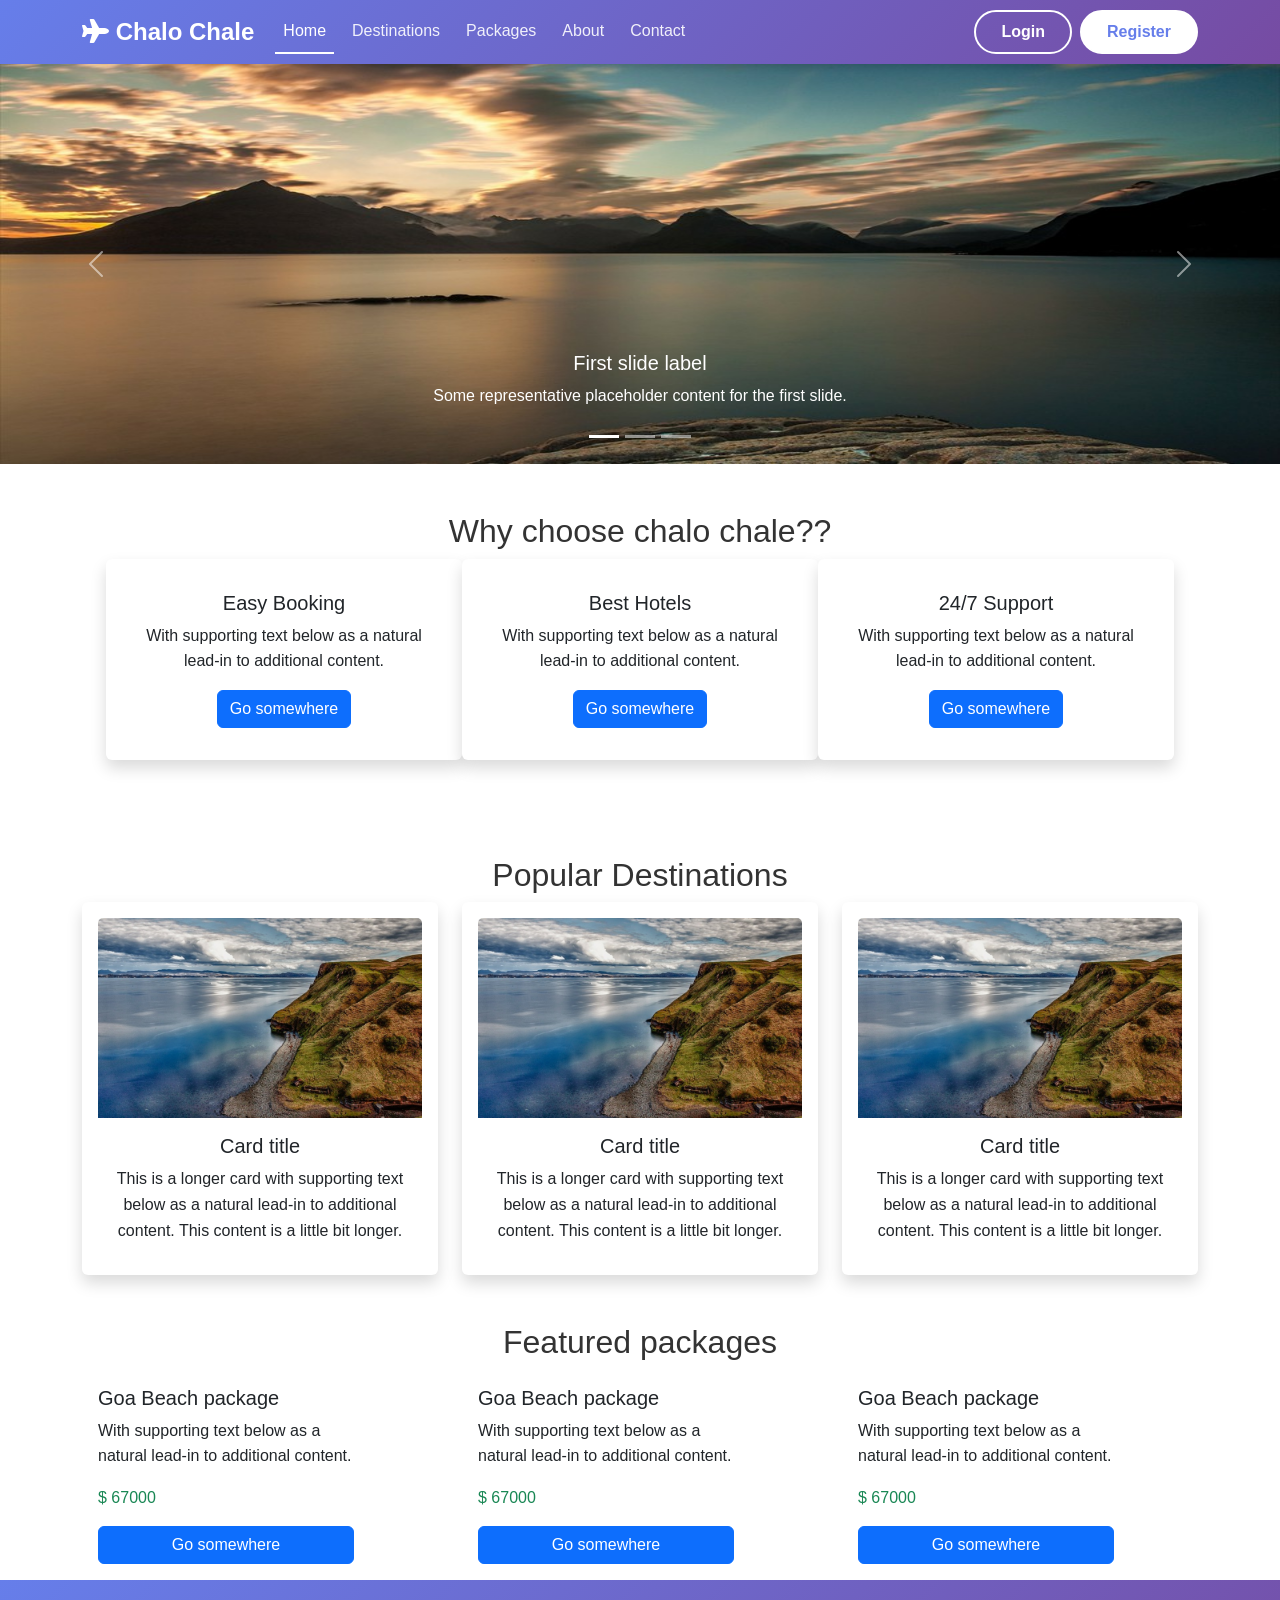
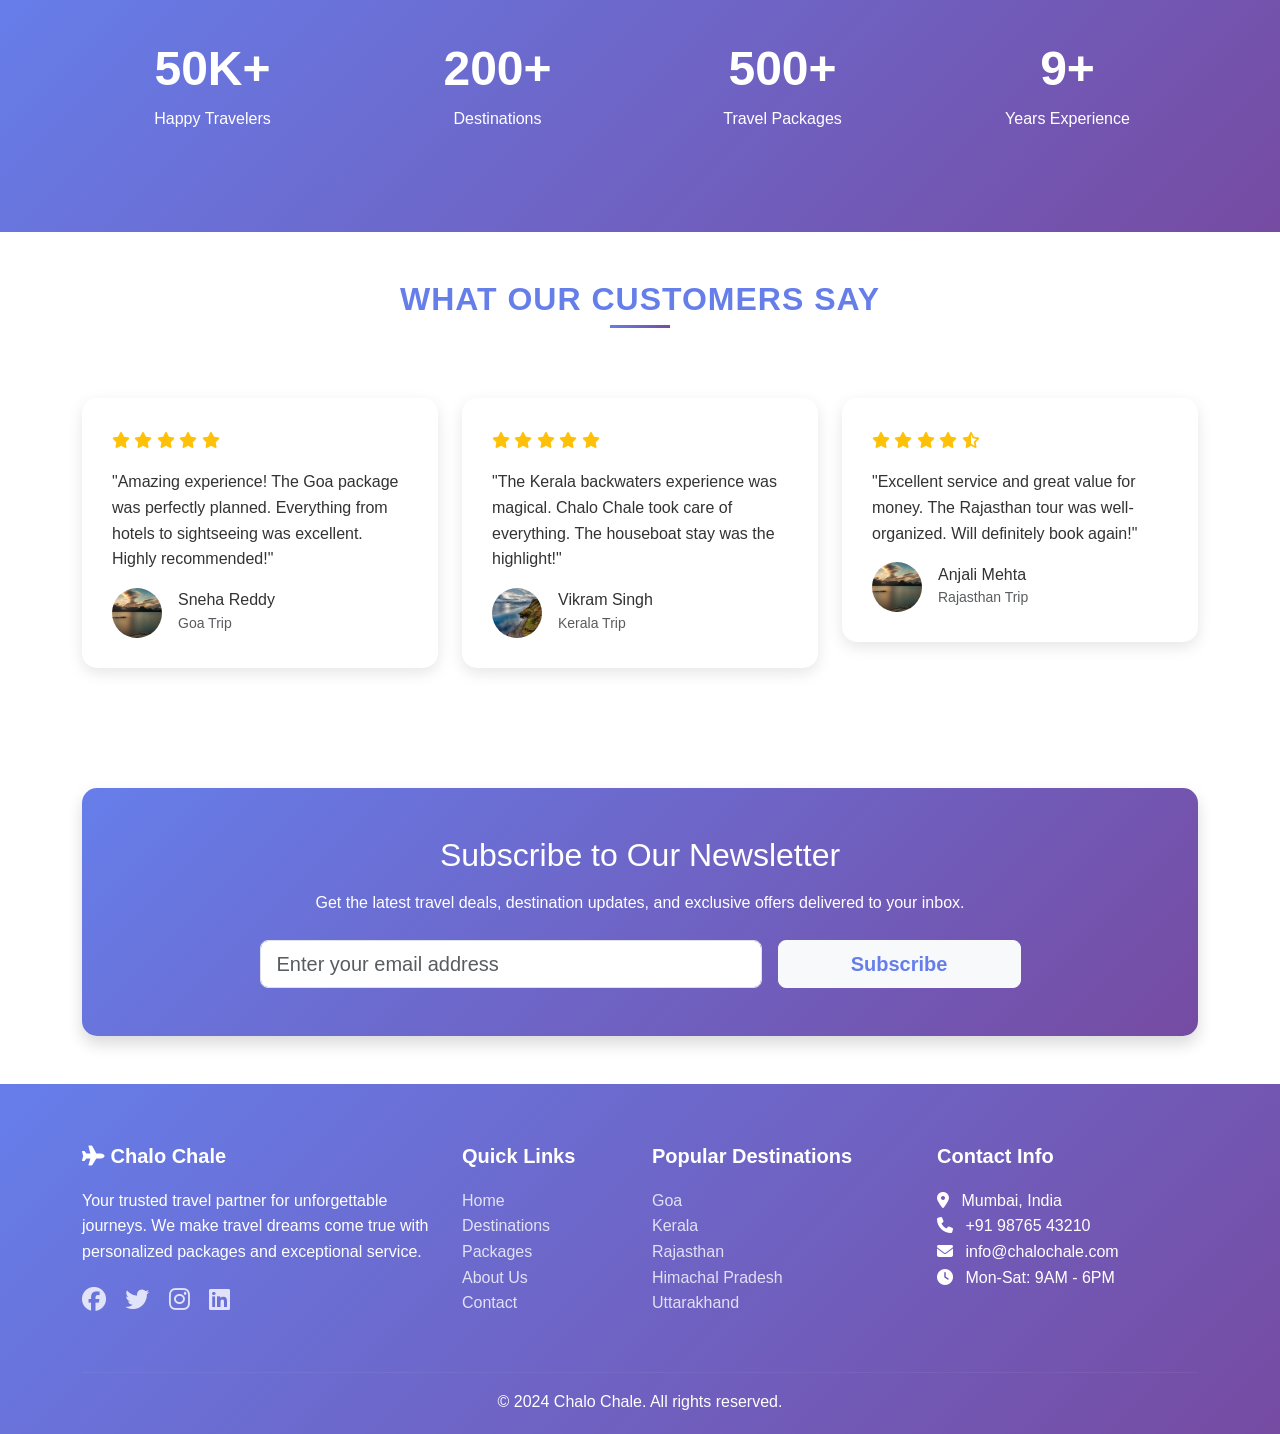
<file: index.html>
<!doctype html>
<html lang="en">
  <head>
    <!-- Required meta tags -->
    <meta charset="utf-8" />
    <meta name="viewport" content="width=device-width, initial-scale=1" />

    <!-- Bootstrap CSS -->
    <link
      href="https://cdn.jsdelivr.net/npm/bootstrap@5.0.2/dist/css/bootstrap.min.css"
      rel="stylesheet"
      integrity="sha384-EVSTQN3/azprG1Anm3QDgpJLIm9Nao0Yz1ztcQTwFspd3yD65VohhpuuCOmLASjC"
      crossorigin="anonymous"
    />
    
    <!-- Font Awesome Icons -->
    <link
      rel="stylesheet"
      href="https://cdnjs.cloudflare.com/ajax/libs/font-awesome/6.4.0/css/all.min.css"
    />
    
    <!-- Custom CSS -->
    <link rel="stylesheet" href="css/style.css" />

    <title>Chalo Chale - Travel App</title>

    <style>
      .carousel-item img {
        height: 400px;
      }
    </style>
  </head>
  <body>
    <header>
      <nav class="navbar navbar-expand-lg navbar-custom navbar-dark sticky-top">
        <div class="container">
          <a class="navbar-brand" href="#">
            <i class="fas fa-plane"></i> Chalo Chale
          </a>
          <button
            class="navbar-toggler"
            type="button"
            data-bs-toggle="collapse"
            data-bs-target="#collapsibleNavId"
            aria-controls="collapsibleNavId"
            aria-expanded="false"
            aria-label="Toggle navigation"
          >
            <span class="navbar-toggler-icon"></span>
          </button>
          <div class="collapse navbar-collapse" id="collapsibleNavId">
            <ul class="navbar-nav me-auto mt-2 mt-lg-0">
              <li class="nav-item">
                <a class="nav-link active" href="#" aria-current="page"
                  >Home <span class="visually-hidden">(current)</span></a
                >
              </li>
              <li class="nav-item">
                <a class="nav-link" href="#destinations">Destinations</a>
              </li>
              <li class="nav-item">
                <a class="nav-link" href="#packages">Packages</a>
              </li>
              <li class="nav-item">
                <a class="nav-link" href="#about">About</a>
              </li>
              <li class="nav-item">
                <a class="nav-link" href="#contact">Contact</a>
              </li>
            </ul>
            <div class="d-flex gap-2 mt-2 mt-lg-0">
              <button
                class="btn btn-auth btn-login"
                data-bs-toggle="modal"
                data-bs-target="#loginModal"
              >
                Login
              </button>
              <button
                class="btn btn-auth btn-register"
                data-bs-toggle="modal"
                data-bs-target="#registerModal"
              >
                Register
              </button>
            </div>
          </div>
        </div>
      </nav>
    </header>

    <!-- carrousal -->
    <div
      id="carouselExampleCaptions"
      class="carousel slide"
      data-bs-ride="carousel"
    >
      <div class="carousel-indicators">
        <button
          type="button"
          data-bs-target="#carouselExampleCaptions"
          data-bs-slide-to="0"
          class="active"
          aria-current="true"
          aria-label="Slide 1"
        ></button>
        <button
          type="button"
          data-bs-target="#carouselExampleCaptions"
          data-bs-slide-to="1"
          aria-label="Slide 2"
        ></button>
        <button
          type="button"
          data-bs-target="#carouselExampleCaptions"
          data-bs-slide-to="2"
          aria-label="Slide 3"
        ></button>
      </div>
      <div class="carousel-inner">
        <div class="carousel-item active">
          <img src="./images/lake.jpg" class="d-block w-100" alt="..." />
          <div class="carousel-caption d-none d-md-block">
            <h5>First slide label</h5>
            <p>Some representative placeholder content for the first slide.</p>
          </div>
        </div>
        <div class="carousel-item">
          <img src="./images/lake.jpg" class="d-block w-100" alt="..." />
          <div class="carousel-caption d-none d-md-block">
            <h5>Second slide label</h5>
            <p>Some representative placeholder content for the second slide.</p>
          </div>
        </div>
        <div class="carousel-item">
          <img src="./images/landscape.jpg" class="d-block w-100" alt="..." />
          <div class="carousel-caption d-none d-md-block">
            <h5>Third slide label</h5>
            <p>Some representative placeholder content for the third slide.</p>
          </div>
        </div>
      </div>
      <button
        class="carousel-control-prev"
        type="button"
        data-bs-target="#carouselExampleCaptions"
        data-bs-slide="prev"
      >
        <span class="carousel-control-prev-icon" aria-hidden="true"></span>
        <span class="visually-hidden">Previous</span>
      </button>
      <button
        class="carousel-control-next"
        type="button"
        data-bs-target="#carouselExampleCaptions"
        data-bs-slide="next"
      >
        <span class="carousel-control-next-icon" aria-hidden="true"></span>
        <span class="visually-hidden">Next</span>
      </button>
    </div>

    <!-- why choose us -->

    <div class="container p-5">
      <h2 class="text-center">Why choose chalo chale??</h2>
      <div class="row">
        <div class="col shadow p-3 mb-5 bg-body rounded">
          <div class="card text-center">
            <div class="card-body">
              <h5 class="card-title">Easy Booking</h5>
              <p class="card-text">
                With supporting text below as a natural lead-in to additional
                content.
              </p>
              <a href="#" class="btn btn-primary">Go somewhere</a>
            </div>
          </div>
        </div>
        <div class="col shadow p-3 mb-5 bg-body rounded">
          <div class="card text-center">
            <div class="card-body">
              <h5 class="card-title">Best Hotels</h5>
              <p class="card-text">
                With supporting text below as a natural lead-in to additional
                content.
              </p>
              <a href="#" class="btn btn-primary">Go somewhere</a>
            </div>
          </div>
        </div>
        <div class="col shadow p-3 mb-5 bg-body rounded">
          <div class="card text-center">
            <div class="card-body">
              <h5 class="card-title">24/7 Support</h5>
              <p class="card-text">
                With supporting text below as a natural lead-in to additional
                content.
              </p>
              <a href="#" class="btn btn-primary">Go somewhere</a>
            </div>
          </div>
        </div>
      </div>
    </div>

    <!-- Popular destination -->
    <div class="container">
      <h2 class="text-center">Popular Destinations</h2>

      <div class="row row-cols-1 row-cols-md-3 g-4">
        <div class="col">
          <div class="card shadow p-3 mb-5 bg-body rounded">
            <img src="./images/landscape.jpg" class="card-img-top" alt="..." />
            <div class="card-body">
              <h5 class="card-title text-center">Card title</h5>
              <p class="card-text text-center">
                This is a longer card with supporting text below as a natural
                lead-in to additional content. This content is a little bit
                longer.
              </p>
            </div>
          </div>
        </div>
        <div class="col">
          <div class="card shadow p-3 mb-5 bg-body rounded">
            <img src="./images/landscape.jpg" class="card-img-top" alt="..." />
            <div class="card-body">
              <h5 class="card-title text-center">Card title</h5>
              <p class="card-text text-center">
                This is a longer card with supporting text below as a natural
                lead-in to additional content. This content is a little bit
                longer.
              </p>
            </div>
          </div>
        </div>
        <div class="col">
          <div class="card shadow p-3 mb-5 bg-body rounded">
            <img src="./images/landscape.jpg" class="card-img-top" alt="..." />
            <div class="card-body">
              <h5 class="card-title text-center">Card title</h5>
              <p class="card-text text-center">
                This is a longer card with supporting text below as a natural
                lead-in to additional content. This content is a little bit
                longer.
              </p>
            </div>
          </div>
        </div>
      </div>
    </div>

    <!-- featured packages -->
    <div class="container">
      <h2 class="text-center">Featured packages</h2>
      <div class="row">
        <div class="col">
          <div class="card" style="width: 18rem">
            <div class="card-body">
              <h5 class="card-title">Goa Beach package</h5>
              <p class="card-text">
                With supporting text below as a natural lead-in to additional
                content.
              </p>
              <p class="card-text text-success">$ 67000</p>
              <button
                class="btn btn-primary w-100"
                data-bs-toggle="modal"
                data-bs-target="#exampleModal"
              >
                Go somewhere
              </button>
            </div>
          </div>
        </div>
        <div class="col">
          <div class="card" style="width: 18rem">
            <div class="card-body">
              <h5 class="card-title">Goa Beach package</h5>
              <p class="card-text">
                With supporting text below as a natural lead-in to additional
                content.
              </p>
              <p class="card-text text-success">$ 67000</p>
              <button
                class="btn btn-primary w-100"
                data-bs-toggle="modal"
                data-bs-target="#exampleModal"
              >
                Go somewhere
              </button>
            </div>
          </div>
        </div>
        <div class="col">
          <div class="card" style="width: 18rem">
            <div class="card-body">
              <h5 class="card-title">Goa Beach package</h5>
              <p class="card-text">
                With supporting text below as a natural lead-in to additional
                content.
              </p>
              <p class="card-text text-success">$ 67000</p>
              <button
                class="btn btn-primary w-100"
                data-bs-toggle="modal"
                data-bs-target="#exampleModal"
              >
                Go somewhere
              </button>
            </div>
          </div>
        </div>
      </div>
    </div>

    <!-- Stats Section -->
    <section class="stats-section">
      <div class="container">
        <div class="row text-center">
          <div class="col-md-3 mb-4">
            <div class="stat-item">
              <h3>50K+</h3>
              <p>Happy Travelers</p>
            </div>
          </div>
          <div class="col-md-3 mb-4">
            <div class="stat-item">
              <h3>200+</h3>
              <p>Destinations</p>
            </div>
          </div>
          <div class="col-md-3 mb-4">
            <div class="stat-item">
              <h3>500+</h3>
              <p>Travel Packages</p>
            </div>
          </div>
          <div class="col-md-3 mb-4">
            <div class="stat-item">
              <h3>9+</h3>
              <p>Years Experience</p>
            </div>
          </div>
        </div>
      </div>
    </section>

    <!-- Testimonials Section -->
    <section class="container py-5">
      <div class="text-center mb-5">
        <h2 class="section-title">What Our Customers Say</h2>
      </div>
      <div class="row">
        <div class="col-md-4 mb-4">
          <div class="testimonial-card">
            <div class="rating mb-3">
              <i class="fas fa-star"></i>
              <i class="fas fa-star"></i>
              <i class="fas fa-star"></i>
              <i class="fas fa-star"></i>
              <i class="fas fa-star"></i>
            </div>
            <p class="mb-3">"Amazing experience! The Goa package was perfectly planned. Everything from hotels to sightseeing was excellent. Highly recommended!"</p>
            <div class="d-flex align-items-center">
              <img src="./images/lake.jpg" alt="Customer" style="width: 50px; height: 50px; border-radius: 50%; object-fit: cover;">
              <div class="ms-3">
                <h6 class="mb-0">Sneha Reddy</h6>
                <small class="text-muted">Goa Trip</small>
              </div>
            </div>
          </div>
        </div>
        <div class="col-md-4 mb-4">
          <div class="testimonial-card">
            <div class="rating mb-3">
              <i class="fas fa-star"></i>
              <i class="fas fa-star"></i>
              <i class="fas fa-star"></i>
              <i class="fas fa-star"></i>
              <i class="fas fa-star"></i>
            </div>
            <p class="mb-3">"The Kerala backwaters experience was magical. Chalo Chale took care of everything. The houseboat stay was the highlight!"</p>
            <div class="d-flex align-items-center">
              <img src="./images/landscape.jpg" alt="Customer" style="width: 50px; height: 50px; border-radius: 50%; object-fit: cover;">
              <div class="ms-3">
                <h6 class="mb-0">Vikram Singh</h6>
                <small class="text-muted">Kerala Trip</small>
              </div>
            </div>
          </div>
        </div>
        <div class="col-md-4 mb-4">
          <div class="testimonial-card">
            <div class="rating mb-3">
              <i class="fas fa-star"></i>
              <i class="fas fa-star"></i>
              <i class="fas fa-star"></i>
              <i class="fas fa-star"></i>
              <i class="fas fa-star-half-alt"></i>
            </div>
            <p class="mb-3">"Excellent service and great value for money. The Rajasthan tour was well-organized. Will definitely book again!"</p>
            <div class="d-flex align-items-center">
              <img src="./images/lake.jpg" alt="Customer" style="width: 50px; height: 50px; border-radius: 50%; object-fit: cover;">
              <div class="ms-3">
                <h6 class="mb-0">Anjali Mehta</h6>
                <small class="text-muted">Rajasthan Trip</small>
              </div>
            </div>
          </div>
        </div>
      </div>
    </section>

    <!-- Newsletter Section -->
    <section class="container py-5">
      <div class="card border-0 shadow" style="background: linear-gradient(135deg, #667eea 0%, #764ba2 100%);">
        <div class="card-body p-5 text-center text-white">
          <h2 class="mb-3">Subscribe to Our Newsletter</h2>
          <p class="mb-4">Get the latest travel deals, destination updates, and exclusive offers delivered to your inbox.</p>
          <form class="row justify-content-center g-3">
            <div class="col-md-6">
              <input type="email" class="form-control form-control-lg" placeholder="Enter your email address" required>
            </div>
            <div class="col-md-3">
              <button type="submit" class="btn btn-light btn-lg w-100" style="color: #667eea; font-weight: 600;">Subscribe</button>
            </div>
          </form>
        </div>
      </div>
    </section>

    <!-- Login Modal -->
    <div
      class="modal fade"
      id="loginModal"
      tabindex="-1"
      aria-labelledby="loginModalLabel"
      aria-hidden="true"
    >
      <div class="modal-dialog modal-dialog-centered">
        <div class="modal-content">
          <div class="modal-header modal-header-custom">
            <h5 class="modal-title" id="loginModalLabel">
              <i class="fas fa-sign-in-alt"></i> Login to Your Account
            </h5>
            <button
              type="button"
              class="btn-close"
              data-bs-dismiss="modal"
              aria-label="Close"
            ></button>
          </div>
          <div class="modal-body">
            <form id="loginForm">
              <div class="mb-3">
                <label for="loginEmail" class="form-label">Email Address</label>
                <input
                  type="email"
                  class="form-control"
                  id="loginEmail"
                  placeholder="Enter your email"
                  required
                />
              </div>
              <div class="mb-3">
                <label for="loginPassword" class="form-label">Password</label>
                <input
                  type="password"
                  class="form-control"
                  id="loginPassword"
                  placeholder="Enter your password"
                  required
                />
              </div>
              <div class="mb-3 form-check">
                <input
                  type="checkbox"
                  class="form-check-input"
                  id="rememberMe"
                />
                <label class="form-check-label" for="rememberMe">
                  Remember me
                </label>
              </div>
              <div class="d-grid gap-2">
                <button type="submit" class="btn btn-submit">
                  Login
                </button>
              </div>
              <div class="text-center mt-3">
                <a href="#" class="text-decoration-none">Forgot Password?</a>
              </div>
              <hr />
              <div class="text-center">
                <p class="mb-0">Don't have an account?</p>
                <button
                  type="button"
                  class="btn btn-link"
                  data-bs-dismiss="modal"
                  data-bs-toggle="modal"
                  data-bs-target="#registerModal"
                >
                  Register here
                </button>
              </div>
            </form>
          </div>
        </div>
      </div>
    </div>

    <!-- Register Modal -->
    <div
      class="modal fade"
      id="registerModal"
      tabindex="-1"
      aria-labelledby="registerModalLabel"
      aria-hidden="true"
    >
      <div class="modal-dialog modal-dialog-centered modal-lg">
        <div class="modal-content">
          <div class="modal-header modal-header-custom">
            <h5 class="modal-title" id="registerModalLabel">
              <i class="fas fa-user-plus"></i> Create Your Account
            </h5>
            <button
              type="button"
              class="btn-close"
              data-bs-dismiss="modal"
              aria-label="Close"
            ></button>
          </div>
          <div class="modal-body">
            <form id="registerForm">
              <div class="row">
                <div class="col-md-6">
                  <div class="mb-3">
                    <label for="registerFirstName" class="form-label">First Name</label>
                    <input
                      type="text"
                      class="form-control"
                      id="registerFirstName"
                      placeholder="Enter first name"
                      required
                    />
                  </div>
                </div>
                <div class="col-md-6">
                  <div class="mb-3">
                    <label for="registerLastName" class="form-label">Last Name</label>
                    <input
                      type="text"
                      class="form-control"
                      id="registerLastName"
                      placeholder="Enter last name"
                      required
                    />
                  </div>
                </div>
              </div>
              <div class="mb-3">
                <label for="registerEmail" class="form-label">Email Address</label>
                <input
                  type="email"
                  class="form-control"
                  id="registerEmail"
                  placeholder="Enter your email"
                  required
                />
              </div>
              <div class="mb-3">
                <label for="registerPhone" class="form-label">Phone Number</label>
                <input
                  type="tel"
                  class="form-control"
                  id="registerPhone"
                  placeholder="Enter your phone number"
                  required
                />
              </div>
              <div class="row">
                <div class="col-md-6">
                  <div class="mb-3">
                    <label for="registerPassword" class="form-label">Password</label>
                    <input
                      type="password"
                      class="form-control"
                      id="registerPassword"
                      placeholder="Create password"
                      required
                    />
                  </div>
                </div>
                <div class="col-md-6">
                  <div class="mb-3">
                    <label for="registerConfirmPassword" class="form-label">Confirm Password</label>
                    <input
                      type="password"
                      class="form-control"
                      id="registerConfirmPassword"
                      placeholder="Confirm password"
                      required
                    />
                  </div>
                </div>
              </div>
              <div class="mb-3 form-check">
                <input
                  type="checkbox"
                  class="form-check-input"
                  id="agreeTerms"
                  required
                />
                <label class="form-check-label" for="agreeTerms">
                  I agree to the <a href="#" class="text-decoration-none">Terms and Conditions</a>
                </label>
              </div>
              <div class="d-grid gap-2">
                <button type="submit" class="btn btn-submit">
                  Create Account
                </button>
              </div>
              <hr />
              <div class="text-center">
                <p class="mb-0">Already have an account?</p>
                <button
                  type="button"
                  class="btn btn-link"
                  data-bs-dismiss="modal"
                  data-bs-toggle="modal"
                  data-bs-target="#loginModal"
                >
                  Login here
                </button>
              </div>
            </form>
          </div>
        </div>
      </div>
    </div>

    <!-- Booking Modal -->
    <div
      class="modal fade"
      id="exampleModal"
      tabindex="-1"
      aria-labelledby="exampleModalLabel"
      aria-hidden="true"
    >
      <div class="modal-dialog modal-dialog-centered">
        <div class="modal-content">
          <div class="modal-header modal-header-custom">
            <h5 class="modal-title" id="exampleModalLabel">
              <i class="fas fa-calendar-check"></i> Book Your Trip
            </h5>
            <button
              type="button"
              class="btn-close"
              data-bs-dismiss="modal"
              aria-label="Close"
            ></button>
          </div>
          <div class="modal-body">
            <form action="">
              <div class="row">
                <div class="col-md-6">
                  <div class="mb-3">
                    <label for="bookingName" class="form-label">Full Name</label>
                    <input
                      type="text"
                      class="form-control"
                      id="bookingName"
                      placeholder="Enter your full name"
                      required
                    />
                  </div>
                </div>
                <div class="col-md-6">
                  <div class="mb-3">
                    <label for="bookingEmail" class="form-label">Email Address</label>
                    <input
                      type="email"
                      class="form-control"
                      id="bookingEmail"
                      placeholder="Enter your email"
                      required
                    />
                  </div>
                </div>
                <div class="col-md-6">
                  <div class="mb-3">
                    <label for="bookingDestination" class="form-label">Destination</label>
                    <input
                      class="form-control"
                      list="datalistOptions"
                      id="bookingDestination"
                      placeholder="Select destination"
                      required
                    />
                    <datalist id="datalistOptions">
                      <option value="Goa"></option>
                      <option value="Kerala"></option>
                      <option value="Rajasthan"></option>
                      <option value="Himachal Pradesh"></option>
                      <option value="Uttarakhand"></option>
                    </datalist>
                  </div>
                </div>
                <div class="col-md-6">
                  <div class="mb-3">
                    <label for="bookingDate" class="form-label">Travel Date</label>
                    <input
                      type="date"
                      class="form-control"
                      id="bookingDate"
                      required
                    />
                  </div>
                </div>
                <div class="col-12">
                  <div class="mb-3">
                    <label for="bookingPeople" class="form-label">Number of People</label>
                    <input
                      type="number"
                      class="form-control"
                      id="bookingPeople"
                      placeholder="Enter number of people"
                      min="1"
                      required
                    />
                  </div>
                </div>
                <div class="col-12">
                  <div class="mb-3">
                    <label for="bookingMessage" class="form-label">Special Requests</label>
                    <textarea
                      class="form-control"
                      id="bookingMessage"
                      rows="3"
                      placeholder="Any special requests"
                    ></textarea>
                  </div>
                </div>
              </div>
            </form>
          </div>
          <div class="modal-footer">
            <button
              type="button"
              class="btn btn-submit w-100"
              data-bs-dismiss="modal"
            >
              Submit Booking Request
            </button>
          </div>
        </div>
      </div>
    </div>

    <!-- Footer -->
    <footer class="footer">
      <div class="container">
        <div class="row">
          <div class="col-lg-4 col-md-6 mb-4">
            <h5><i class="fas fa-plane"></i> Chalo Chale</h5>
            <p>Your trusted travel partner for unforgettable journeys. We make travel dreams come true with personalized packages and exceptional service.</p>
            <div class="footer-social">
              <a href="#"><i class="fab fa-facebook"></i></a>
              <a href="#"><i class="fab fa-twitter"></i></a>
              <a href="#"><i class="fab fa-instagram"></i></a>
              <a href="#"><i class="fab fa-linkedin"></i></a>
            </div>
          </div>
          <div class="col-lg-2 col-md-6 mb-4">
            <h5>Quick Links</h5>
            <ul class="list-unstyled">
              <li><a href="#">Home</a></li>
              <li><a href="destinations.html">Destinations</a></li>
              <li><a href="packages.html">Packages</a></li>
              <li><a href="about.html">About Us</a></li>
              <li><a href="contact.html">Contact</a></li>
            </ul>
          </div>
          <div class="col-lg-3 col-md-6 mb-4">
            <h5>Popular Destinations</h5>
            <ul class="list-unstyled">
              <li><a href="#">Goa</a></li>
              <li><a href="#">Kerala</a></li>
              <li><a href="#">Rajasthan</a></li>
              <li><a href="#">Himachal Pradesh</a></li>
              <li><a href="#">Uttarakhand</a></li>
            </ul>
          </div>
          <div class="col-lg-3 col-md-6 mb-4">
            <h5>Contact Info</h5>
            <ul class="list-unstyled">
              <li><i class="fas fa-map-marker-alt me-2"></i> Mumbai, India</li>
              <li><i class="fas fa-phone me-2"></i> +91 98765 43210</li>
              <li><i class="fas fa-envelope me-2"></i> info@chalochale.com</li>
              <li><i class="fas fa-clock me-2"></i> Mon-Sat: 9AM - 6PM</li>
            </ul>
          </div>
        </div>
        <hr style="border-color: rgba(255,255,255,0.2);">
        <div class="row">
          <div class="col-md-12 text-center">
            <p class="mb-0">&copy; 2024 Chalo Chale. All rights reserved.</p>
          </div>
        </div>
      </div>
    </footer>

    <script
      src="https://cdn.jsdelivr.net/npm/bootstrap@5.0.2/dist/js/bootstrap.bundle.min.js"
      integrity="sha384-MrcW6ZMFYlzcLA8Nl+NtUVF0sA7MsXsP1UyJoMp4YLEuNSfAP+JcXn/tWtIaxVXM"
      crossorigin="anonymous"
    ></script>
    <script src="js/main.js"></script>
  </body>
</html>
</file>
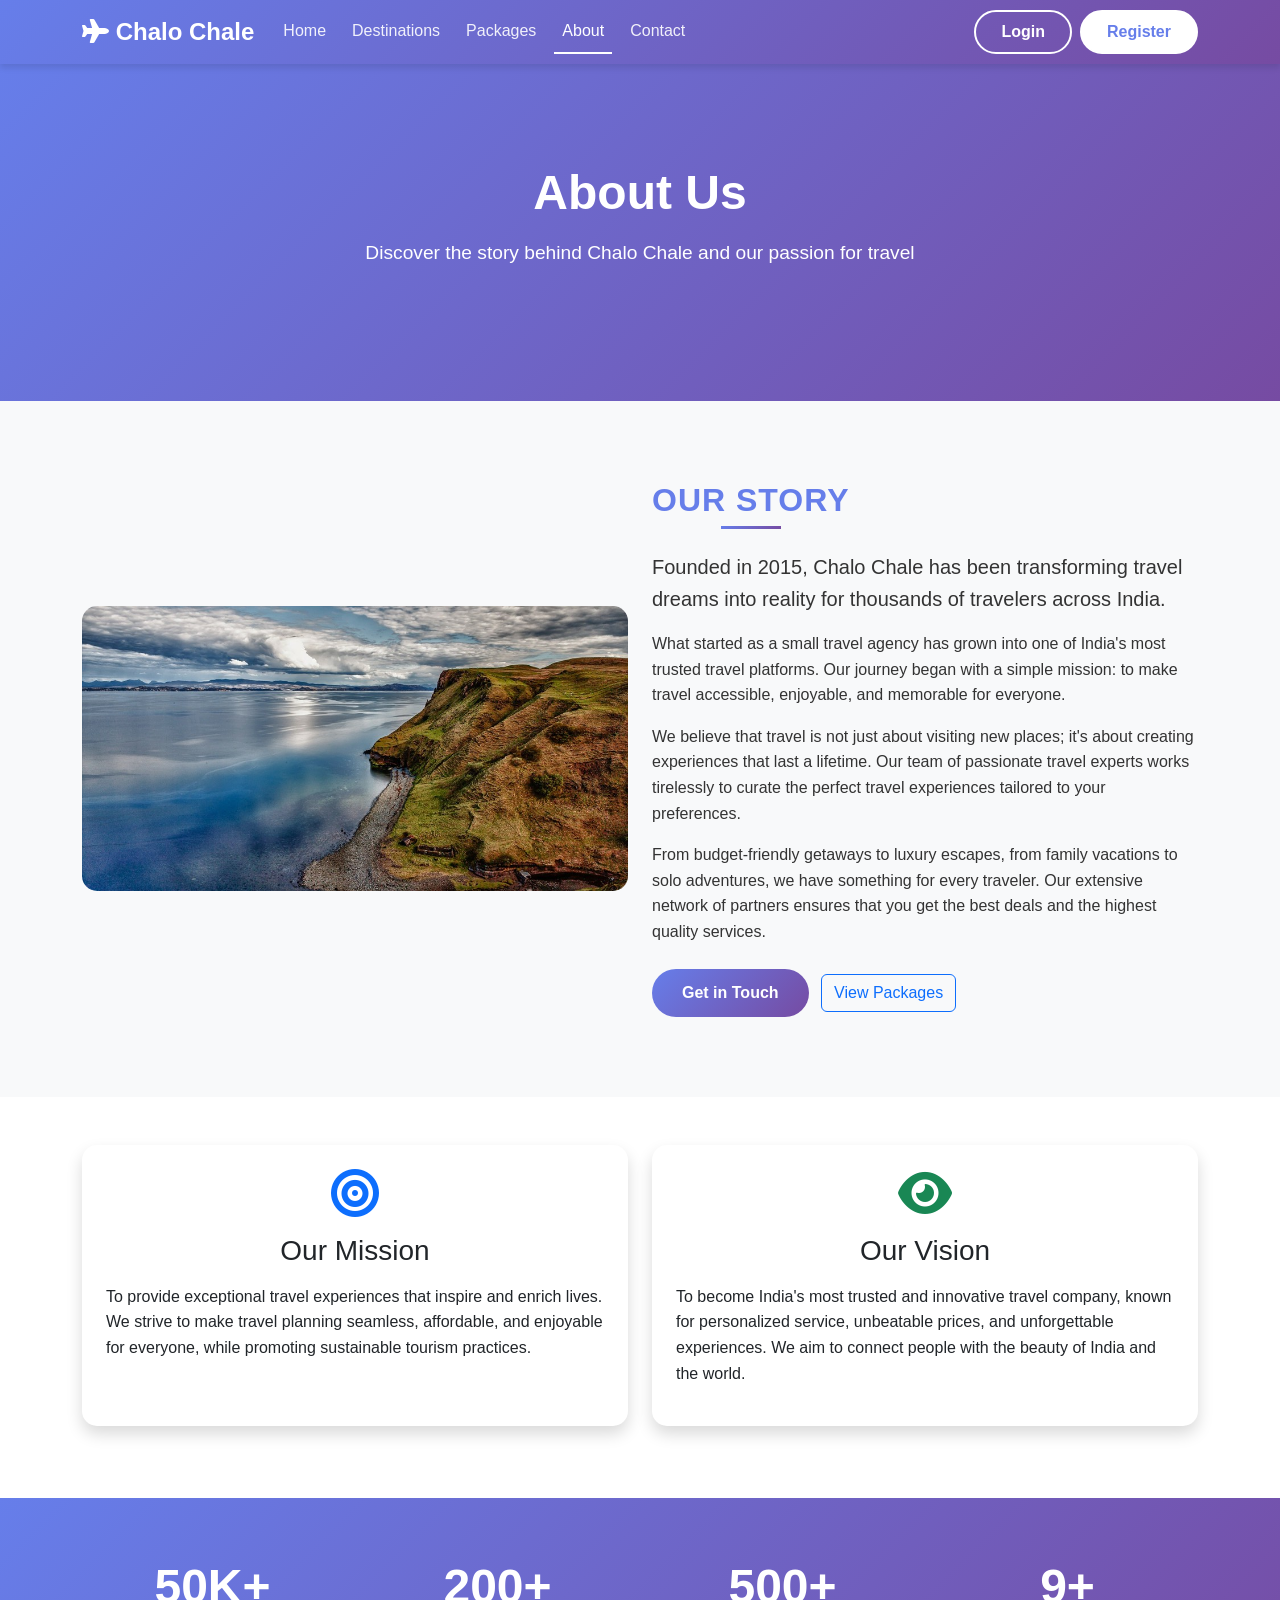
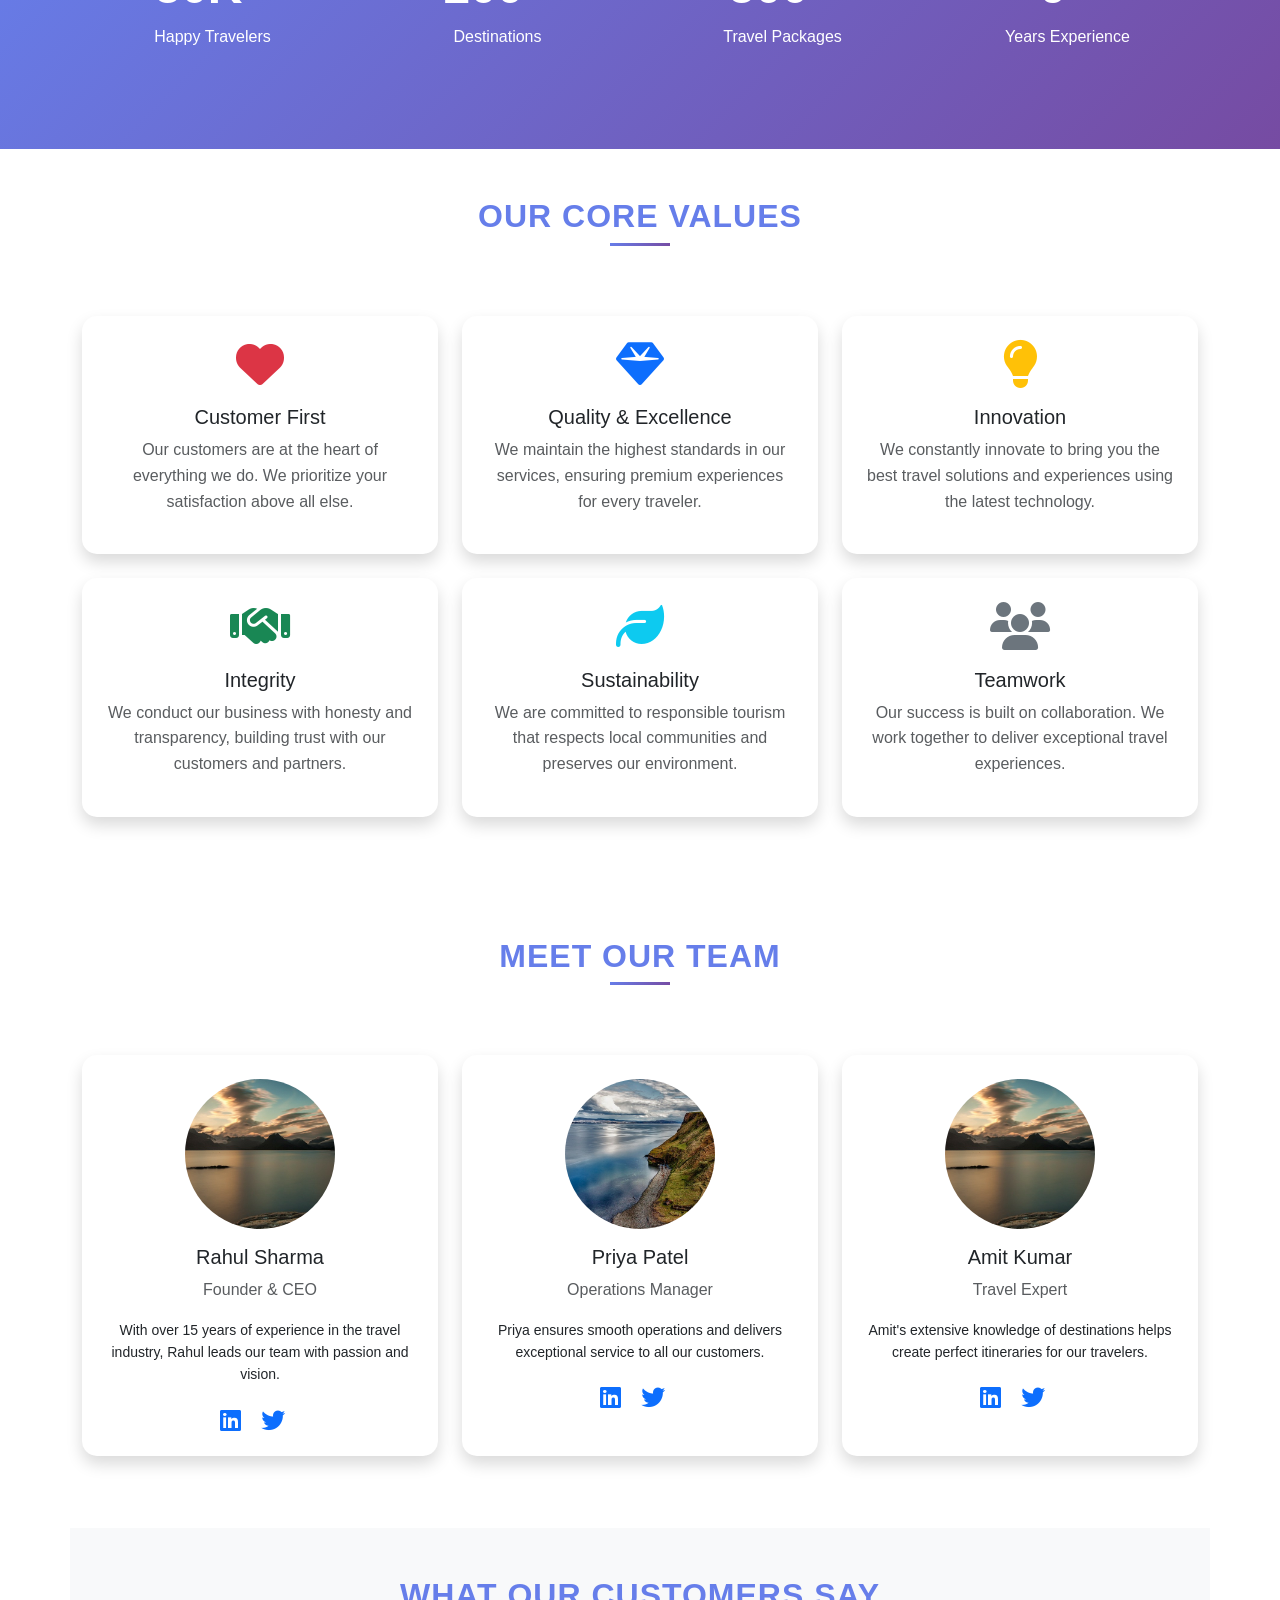
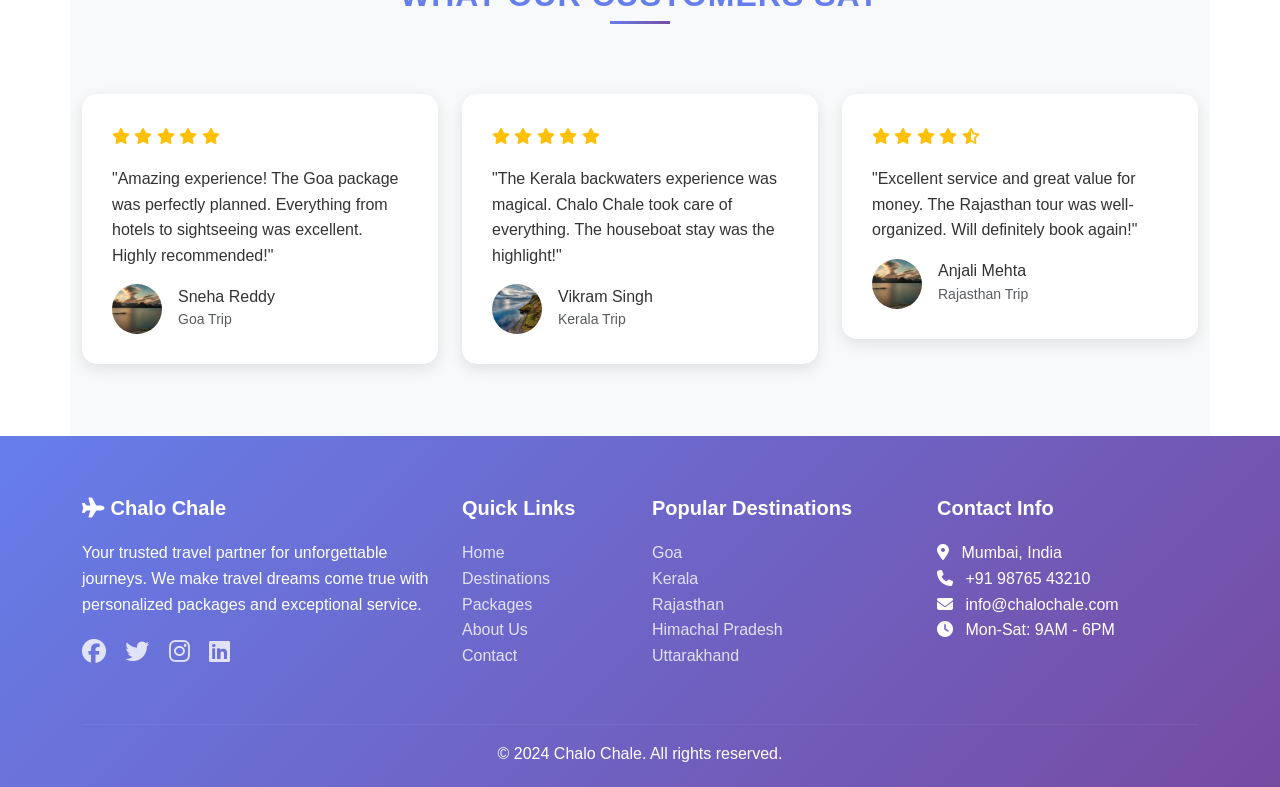
<file: about.html>
<!doctype html>
<html lang="en">
  <head>
    <!-- Required meta tags -->
    <meta charset="utf-8" />
    <meta name="viewport" content="width=device-width, initial-scale=1" />

    <!-- Bootstrap CSS -->
    <link
      href="https://cdn.jsdelivr.net/npm/bootstrap@5.0.2/dist/css/bootstrap.min.css"
      rel="stylesheet"
      integrity="sha384-EVSTQN3/azprG1Anm3QDgpJLIm9Nao0Yz1ztcQTwFspd3yD65VohhpuuCOmLASjC"
      crossorigin="anonymous"
    />
    
    <!-- Font Awesome Icons -->
    <link
      rel="stylesheet"
      href="https://cdnjs.cloudflare.com/ajax/libs/font-awesome/6.4.0/css/all.min.css"
    />
    
    <!-- Custom CSS -->
    <link rel="stylesheet" href="css/style.css" />

    <title>About Us - Chalo Chale Travel App</title>
  </head>
  <body>
    <!-- Navbar -->
    <header>
      <nav class="navbar navbar-expand-lg navbar-custom navbar-dark sticky-top">
        <div class="container">
          <a class="navbar-brand" href="index.html">
            <i class="fas fa-plane"></i> Chalo Chale
          </a>
          <button
            class="navbar-toggler"
            type="button"
            data-bs-toggle="collapse"
            data-bs-target="#collapsibleNavId"
            aria-controls="collapsibleNavId"
            aria-expanded="false"
            aria-label="Toggle navigation"
          >
            <span class="navbar-toggler-icon"></span>
          </button>
          <div class="collapse navbar-collapse" id="collapsibleNavId">
            <ul class="navbar-nav me-auto mt-2 mt-lg-0">
              <li class="nav-item">
                <a class="nav-link" href="index.html">Home</a>
              </li>
              <li class="nav-item">
                <a class="nav-link" href="destinations.html">Destinations</a>
              </li>
              <li class="nav-item">
                <a class="nav-link" href="packages.html">Packages</a>
              </li>
              <li class="nav-item">
                <a class="nav-link active" href="about.html">About</a>
              </li>
              <li class="nav-item">
                <a class="nav-link" href="contact.html">Contact</a>
              </li>
            </ul>
            <div class="d-flex gap-2 mt-2 mt-lg-0">
              <button
                class="btn btn-auth btn-login"
                data-bs-toggle="modal"
                data-bs-target="#loginModal"
              >
                Login
              </button>
              <button
                class="btn btn-auth btn-register"
                data-bs-toggle="modal"
                data-bs-target="#registerModal"
              >
                Register
              </button>
            </div>
          </div>
        </div>
      </nav>
    </header>

    <!-- Hero Section -->
    <section class="hero-section">
      <div class="container">
        <div class="row">
          <div class="col-12">
            <h1>About Us</h1>
            <p>Discover the story behind Chalo Chale and our passion for travel</p>
          </div>
        </div>
      </div>
    </section>

    <!-- About Section -->
    <section class="about-section">
      <div class="container">
        <div class="row align-items-center">
          <div class="col-lg-6 mb-4 mb-lg-0">
            <div class="about-image">
              <img src="./images/landscape.jpg" alt="About Chalo Chale">
            </div>
          </div>
          <div class="col-lg-6">
            <h2 class="section-title">Our Story</h2>
            <p class="lead">Founded in 2015, Chalo Chale has been transforming travel dreams into reality for thousands of travelers across India.</p>
            <p>What started as a small travel agency has grown into one of India's most trusted travel platforms. Our journey began with a simple mission: to make travel accessible, enjoyable, and memorable for everyone.</p>
            <p>We believe that travel is not just about visiting new places; it's about creating experiences that last a lifetime. Our team of passionate travel experts works tirelessly to curate the perfect travel experiences tailored to your preferences.</p>
            <p>From budget-friendly getaways to luxury escapes, from family vacations to solo adventures, we have something for every traveler. Our extensive network of partners ensures that you get the best deals and the highest quality services.</p>
            <div class="mt-4">
              <a href="contact.html" class="btn btn-submit">Get in Touch</a>
              <a href="packages.html" class="btn btn-outline-primary ms-2">View Packages</a>
            </div>
          </div>
        </div>
      </div>
    </section>

    <!-- Mission & Vision -->
    <section class="container py-5">
      <div class="row">
        <div class="col-md-6 mb-4">
          <div class="card h-100 border-0 shadow">
            <div class="card-body p-4">
              <div class="text-center mb-3">
                <i class="fas fa-bullseye fa-3x text-primary"></i>
              </div>
              <h3 class="text-center mb-3">Our Mission</h3>
              <p>To provide exceptional travel experiences that inspire and enrich lives. We strive to make travel planning seamless, affordable, and enjoyable for everyone, while promoting sustainable tourism practices.</p>
            </div>
          </div>
        </div>
        <div class="col-md-6 mb-4">
          <div class="card h-100 border-0 shadow">
            <div class="card-body p-4">
              <div class="text-center mb-3">
                <i class="fas fa-eye fa-3x text-success"></i>
              </div>
              <h3 class="text-center mb-3">Our Vision</h3>
              <p>To become India's most trusted and innovative travel company, known for personalized service, unbeatable prices, and unforgettable experiences. We aim to connect people with the beauty of India and the world.</p>
            </div>
          </div>
        </div>
      </div>
    </section>

    <!-- Stats Section -->
    <section class="stats-section">
      <div class="container">
        <div class="row text-center">
          <div class="col-md-3 mb-4">
            <div class="stat-item">
              <h3>50K+</h3>
              <p>Happy Travelers</p>
            </div>
          </div>
          <div class="col-md-3 mb-4">
            <div class="stat-item">
              <h3>200+</h3>
              <p>Destinations</p>
            </div>
          </div>
          <div class="col-md-3 mb-4">
            <div class="stat-item">
              <h3>500+</h3>
              <p>Travel Packages</p>
            </div>
          </div>
          <div class="col-md-3 mb-4">
            <div class="stat-item">
              <h3>9+</h3>
              <p>Years Experience</p>
            </div>
          </div>
        </div>
      </div>
    </section>

    <!-- Values Section -->
    <section class="container py-5">
      <div class="text-center mb-5">
        <h2 class="section-title">Our Core Values</h2>
      </div>
      <div class="row">
        <div class="col-md-4 mb-4">
          <div class="card h-100 border-0 shadow text-center">
            <div class="card-body p-4">
              <div class="mb-3">
                <i class="fas fa-heart fa-3x text-danger"></i>
              </div>
              <h5>Customer First</h5>
              <p class="text-muted">Our customers are at the heart of everything we do. We prioritize your satisfaction above all else.</p>
            </div>
          </div>
        </div>
        <div class="col-md-4 mb-4">
          <div class="card h-100 border-0 shadow text-center">
            <div class="card-body p-4">
              <div class="mb-3">
                <i class="fas fa-gem fa-3x text-primary"></i>
              </div>
              <h5>Quality & Excellence</h5>
              <p class="text-muted">We maintain the highest standards in our services, ensuring premium experiences for every traveler.</p>
            </div>
          </div>
        </div>
        <div class="col-md-4 mb-4">
          <div class="card h-100 border-0 shadow text-center">
            <div class="card-body p-4">
              <div class="mb-3">
                <i class="fas fa-lightbulb fa-3x text-warning"></i>
              </div>
              <h5>Innovation</h5>
              <p class="text-muted">We constantly innovate to bring you the best travel solutions and experiences using the latest technology.</p>
            </div>
          </div>
        </div>
        <div class="col-md-4 mb-4">
          <div class="card h-100 border-0 shadow text-center">
            <div class="card-body p-4">
              <div class="mb-3">
                <i class="fas fa-handshake fa-3x text-success"></i>
              </div>
              <h5>Integrity</h5>
              <p class="text-muted">We conduct our business with honesty and transparency, building trust with our customers and partners.</p>
            </div>
          </div>
        </div>
        <div class="col-md-4 mb-4">
          <div class="card h-100 border-0 shadow text-center">
            <div class="card-body p-4">
              <div class="mb-3">
                <i class="fas fa-leaf fa-3x text-info"></i>
              </div>
              <h5>Sustainability</h5>
              <p class="text-muted">We are committed to responsible tourism that respects local communities and preserves our environment.</p>
            </div>
          </div>
        </div>
        <div class="col-md-4 mb-4">
          <div class="card h-100 border-0 shadow text-center">
            <div class="card-body p-4">
              <div class="mb-3">
                <i class="fas fa-users fa-3x text-secondary"></i>
              </div>
              <h5>Teamwork</h5>
              <p class="text-muted">Our success is built on collaboration. We work together to deliver exceptional travel experiences.</p>
            </div>
          </div>
        </div>
      </div>
    </section>

    <!-- Team Section -->
    <section class="container py-5">
      <div class="text-center mb-5">
        <h2 class="section-title">Meet Our Team</h2>
      </div>
      <div class="row">
        <div class="col-md-4 mb-4">
          <div class="card h-100 border-0 shadow text-center">
            <img src="./images/lake.jpg" class="card-img-top mx-auto mt-4" alt="Team Member" style="width: 150px; height: 150px; border-radius: 50%; object-fit: cover;">
            <div class="card-body">
              <h5>Rahul Sharma</h5>
              <p class="text-muted">Founder & CEO</p>
              <p class="small">With over 15 years of experience in the travel industry, Rahul leads our team with passion and vision.</p>
              <div class="footer-social justify-content-center">
                <a href="#"><i class="fab fa-linkedin"></i></a>
                <a href="#"><i class="fab fa-twitter"></i></a>
              </div>
            </div>
          </div>
        </div>
        <div class="col-md-4 mb-4">
          <div class="card h-100 border-0 shadow text-center">
            <img src="./images/landscape.jpg" class="card-img-top mx-auto mt-4" alt="Team Member" style="width: 150px; height: 150px; border-radius: 50%; object-fit: cover;">
            <div class="card-body">
              <h5>Priya Patel</h5>
              <p class="text-muted">Operations Manager</p>
              <p class="small">Priya ensures smooth operations and delivers exceptional service to all our customers.</p>
              <div class="footer-social justify-content-center">
                <a href="#"><i class="fab fa-linkedin"></i></a>
                <a href="#"><i class="fab fa-twitter"></i></a>
              </div>
            </div>
          </div>
        </div>
        <div class="col-md-4 mb-4">
          <div class="card h-100 border-0 shadow text-center">
            <img src="./images/lake.jpg" class="card-img-top mx-auto mt-4" alt="Team Member" style="width: 150px; height: 150px; border-radius: 50%; object-fit: cover;">
            <div class="card-body">
              <h5>Amit Kumar</h5>
              <p class="text-muted">Travel Expert</p>
              <p class="small">Amit's extensive knowledge of destinations helps create perfect itineraries for our travelers.</p>
              <div class="footer-social justify-content-center">
                <a href="#"><i class="fab fa-linkedin"></i></a>
                <a href="#"><i class="fab fa-twitter"></i></a>
              </div>
            </div>
          </div>
        </div>
      </div>
    </section>

    <!-- Testimonials -->
    <section class="container py-5 bg-light">
      <div class="text-center mb-5">
        <h2 class="section-title">What Our Customers Say</h2>
      </div>
      <div class="row">
        <div class="col-md-4 mb-4">
          <div class="testimonial-card">
            <div class="rating mb-3">
              <i class="fas fa-star"></i>
              <i class="fas fa-star"></i>
              <i class="fas fa-star"></i>
              <i class="fas fa-star"></i>
              <i class="fas fa-star"></i>
            </div>
            <p class="mb-3">"Amazing experience! The Goa package was perfectly planned. Everything from hotels to sightseeing was excellent. Highly recommended!"</p>
            <div class="d-flex align-items-center">
              <img src="./images/lake.jpg" alt="Customer" style="width: 50px; height: 50px; border-radius: 50%; object-fit: cover;">
              <div class="ms-3">
                <h6 class="mb-0">Sneha Reddy</h6>
                <small class="text-muted">Goa Trip</small>
              </div>
            </div>
          </div>
        </div>
        <div class="col-md-4 mb-4">
          <div class="testimonial-card">
            <div class="rating mb-3">
              <i class="fas fa-star"></i>
              <i class="fas fa-star"></i>
              <i class="fas fa-star"></i>
              <i class="fas fa-star"></i>
              <i class="fas fa-star"></i>
            </div>
            <p class="mb-3">"The Kerala backwaters experience was magical. Chalo Chale took care of everything. The houseboat stay was the highlight!"</p>
            <div class="d-flex align-items-center">
              <img src="./images/landscape.jpg" alt="Customer" style="width: 50px; height: 50px; border-radius: 50%; object-fit: cover;">
              <div class="ms-3">
                <h6 class="mb-0">Vikram Singh</h6>
                <small class="text-muted">Kerala Trip</small>
              </div>
            </div>
          </div>
        </div>
        <div class="col-md-4 mb-4">
          <div class="testimonial-card">
            <div class="rating mb-3">
              <i class="fas fa-star"></i>
              <i class="fas fa-star"></i>
              <i class="fas fa-star"></i>
              <i class="fas fa-star"></i>
              <i class="fas fa-star-half-alt"></i>
            </div>
            <p class="mb-3">"Excellent service and great value for money. The Rajasthan tour was well-organized. Will definitely book again!"</p>
            <div class="d-flex align-items-center">
              <img src="./images/lake.jpg" alt="Customer" style="width: 50px; height: 50px; border-radius: 50%; object-fit: cover;">
              <div class="ms-3">
                <h6 class="mb-0">Anjali Mehta</h6>
                <small class="text-muted">Rajasthan Trip</small>
              </div>
            </div>
          </div>
        </div>
      </div>
    </section>

    <!-- Login Modal -->
    <div class="modal fade" id="loginModal" tabindex="-1" aria-labelledby="loginModalLabel" aria-hidden="true">
      <div class="modal-dialog modal-dialog-centered">
        <div class="modal-content">
          <div class="modal-header modal-header-custom">
            <h5 class="modal-title" id="loginModalLabel">
              <i class="fas fa-sign-in-alt"></i> Login to Your Account
            </h5>
            <button type="button" class="btn-close" data-bs-dismiss="modal" aria-label="Close"></button>
          </div>
          <div class="modal-body">
            <form id="loginForm">
              <div class="mb-3">
                <label for="loginEmail" class="form-label">Email Address</label>
                <input type="email" class="form-control" id="loginEmail" placeholder="Enter your email" required />
              </div>
              <div class="mb-3">
                <label for="loginPassword" class="form-label">Password</label>
                <input type="password" class="form-control" id="loginPassword" placeholder="Enter your password" required />
              </div>
              <div class="mb-3 form-check">
                <input type="checkbox" class="form-check-input" id="rememberMe" />
                <label class="form-check-label" for="rememberMe">Remember me</label>
              </div>
              <div class="d-grid gap-2">
                <button type="submit" class="btn btn-submit">Login</button>
              </div>
              <div class="text-center mt-3">
                <a href="#" class="text-decoration-none">Forgot Password?</a>
              </div>
              <hr />
              <div class="text-center">
                <p class="mb-0">Don't have an account?</p>
                <button type="button" class="btn btn-link" data-bs-dismiss="modal" data-bs-toggle="modal" data-bs-target="#registerModal">
                  Register here
                </button>
              </div>
            </form>
          </div>
        </div>
      </div>
    </div>

    <!-- Register Modal -->
    <div class="modal fade" id="registerModal" tabindex="-1" aria-labelledby="registerModalLabel" aria-hidden="true">
      <div class="modal-dialog modal-dialog-centered modal-lg">
        <div class="modal-content">
          <div class="modal-header modal-header-custom">
            <h5 class="modal-title" id="registerModalLabel">
              <i class="fas fa-user-plus"></i> Create Your Account
            </h5>
            <button type="button" class="btn-close" data-bs-dismiss="modal" aria-label="Close"></button>
          </div>
          <div class="modal-body">
            <form id="registerForm">
              <div class="row">
                <div class="col-md-6">
                  <div class="mb-3">
                    <label for="registerFirstName" class="form-label">First Name</label>
                    <input type="text" class="form-control" id="registerFirstName" placeholder="Enter first name" required />
                  </div>
                </div>
                <div class="col-md-6">
                  <div class="mb-3">
                    <label for="registerLastName" class="form-label">Last Name</label>
                    <input type="text" class="form-control" id="registerLastName" placeholder="Enter last name" required />
                  </div>
                </div>
              </div>
              <div class="mb-3">
                <label for="registerEmail" class="form-label">Email Address</label>
                <input type="email" class="form-control" id="registerEmail" placeholder="Enter your email" required />
              </div>
              <div class="mb-3">
                <label for="registerPhone" class="form-label">Phone Number</label>
                <input type="tel" class="form-control" id="registerPhone" placeholder="Enter your phone number" required />
              </div>
              <div class="row">
                <div class="col-md-6">
                  <div class="mb-3">
                    <label for="registerPassword" class="form-label">Password</label>
                    <input type="password" class="form-control" id="registerPassword" placeholder="Create password" required />
                  </div>
                </div>
                <div class="col-md-6">
                  <div class="mb-3">
                    <label for="registerConfirmPassword" class="form-label">Confirm Password</label>
                    <input type="password" class="form-control" id="registerConfirmPassword" placeholder="Confirm password" required />
                  </div>
                </div>
              </div>
              <div class="mb-3 form-check">
                <input type="checkbox" class="form-check-input" id="agreeTerms" required />
                <label class="form-check-label" for="agreeTerms">
                  I agree to the <a href="#" class="text-decoration-none">Terms and Conditions</a>
                </label>
              </div>
              <div class="d-grid gap-2">
                <button type="submit" class="btn btn-submit">Create Account</button>
              </div>
              <hr />
              <div class="text-center">
                <p class="mb-0">Already have an account?</p>
                <button type="button" class="btn btn-link" data-bs-dismiss="modal" data-bs-toggle="modal" data-bs-target="#loginModal">
                  Login here
                </button>
              </div>
            </form>
          </div>
        </div>
      </div>
    </div>

    <!-- Footer -->
    <footer class="footer">
      <div class="container">
        <div class="row">
          <div class="col-lg-4 col-md-6 mb-4">
            <h5><i class="fas fa-plane"></i> Chalo Chale</h5>
            <p>Your trusted travel partner for unforgettable journeys. We make travel dreams come true with personalized packages and exceptional service.</p>
            <div class="footer-social">
              <a href="#"><i class="fab fa-facebook"></i></a>
              <a href="#"><i class="fab fa-twitter"></i></a>
              <a href="#"><i class="fab fa-instagram"></i></a>
              <a href="#"><i class="fab fa-linkedin"></i></a>
            </div>
          </div>
          <div class="col-lg-2 col-md-6 mb-4">
            <h5>Quick Links</h5>
            <ul class="list-unstyled">
              <li><a href="index.html">Home</a></li>
              <li><a href="destinations.html">Destinations</a></li>
              <li><a href="packages.html">Packages</a></li>
              <li><a href="about.html">About Us</a></li>
              <li><a href="contact.html">Contact</a></li>
            </ul>
          </div>
          <div class="col-lg-3 col-md-6 mb-4">
            <h5>Popular Destinations</h5>
            <ul class="list-unstyled">
              <li><a href="#">Goa</a></li>
              <li><a href="#">Kerala</a></li>
              <li><a href="#">Rajasthan</a></li>
              <li><a href="#">Himachal Pradesh</a></li>
              <li><a href="#">Uttarakhand</a></li>
            </ul>
          </div>
          <div class="col-lg-3 col-md-6 mb-4">
            <h5>Contact Info</h5>
            <ul class="list-unstyled">
              <li><i class="fas fa-map-marker-alt me-2"></i> Mumbai, India</li>
              <li><i class="fas fa-phone me-2"></i> +91 98765 43210</li>
              <li><i class="fas fa-envelope me-2"></i> info@chalochale.com</li>
              <li><i class="fas fa-clock me-2"></i> Mon-Sat: 9AM - 6PM</li>
            </ul>
          </div>
        </div>
        <hr style="border-color: rgba(255,255,255,0.2);">
        <div class="row">
          <div class="col-md-12 text-center">
            <p class="mb-0">&copy; 2024 Chalo Chale. All rights reserved.</p>
          </div>
        </div>
      </div>
    </footer>

    <script src="https://cdn.jsdelivr.net/npm/bootstrap@5.0.2/dist/js/bootstrap.bundle.min.js" integrity="sha384-MrcW6ZMFYlzcLA8Nl+NtUVF0sA7MsXsP1UyJoMp4YLEuNSfAP+JcXn/tWtIaxVXM" crossorigin="anonymous"></script>
    <script src="js/main.js"></script>
  </body>
</html>
</file>
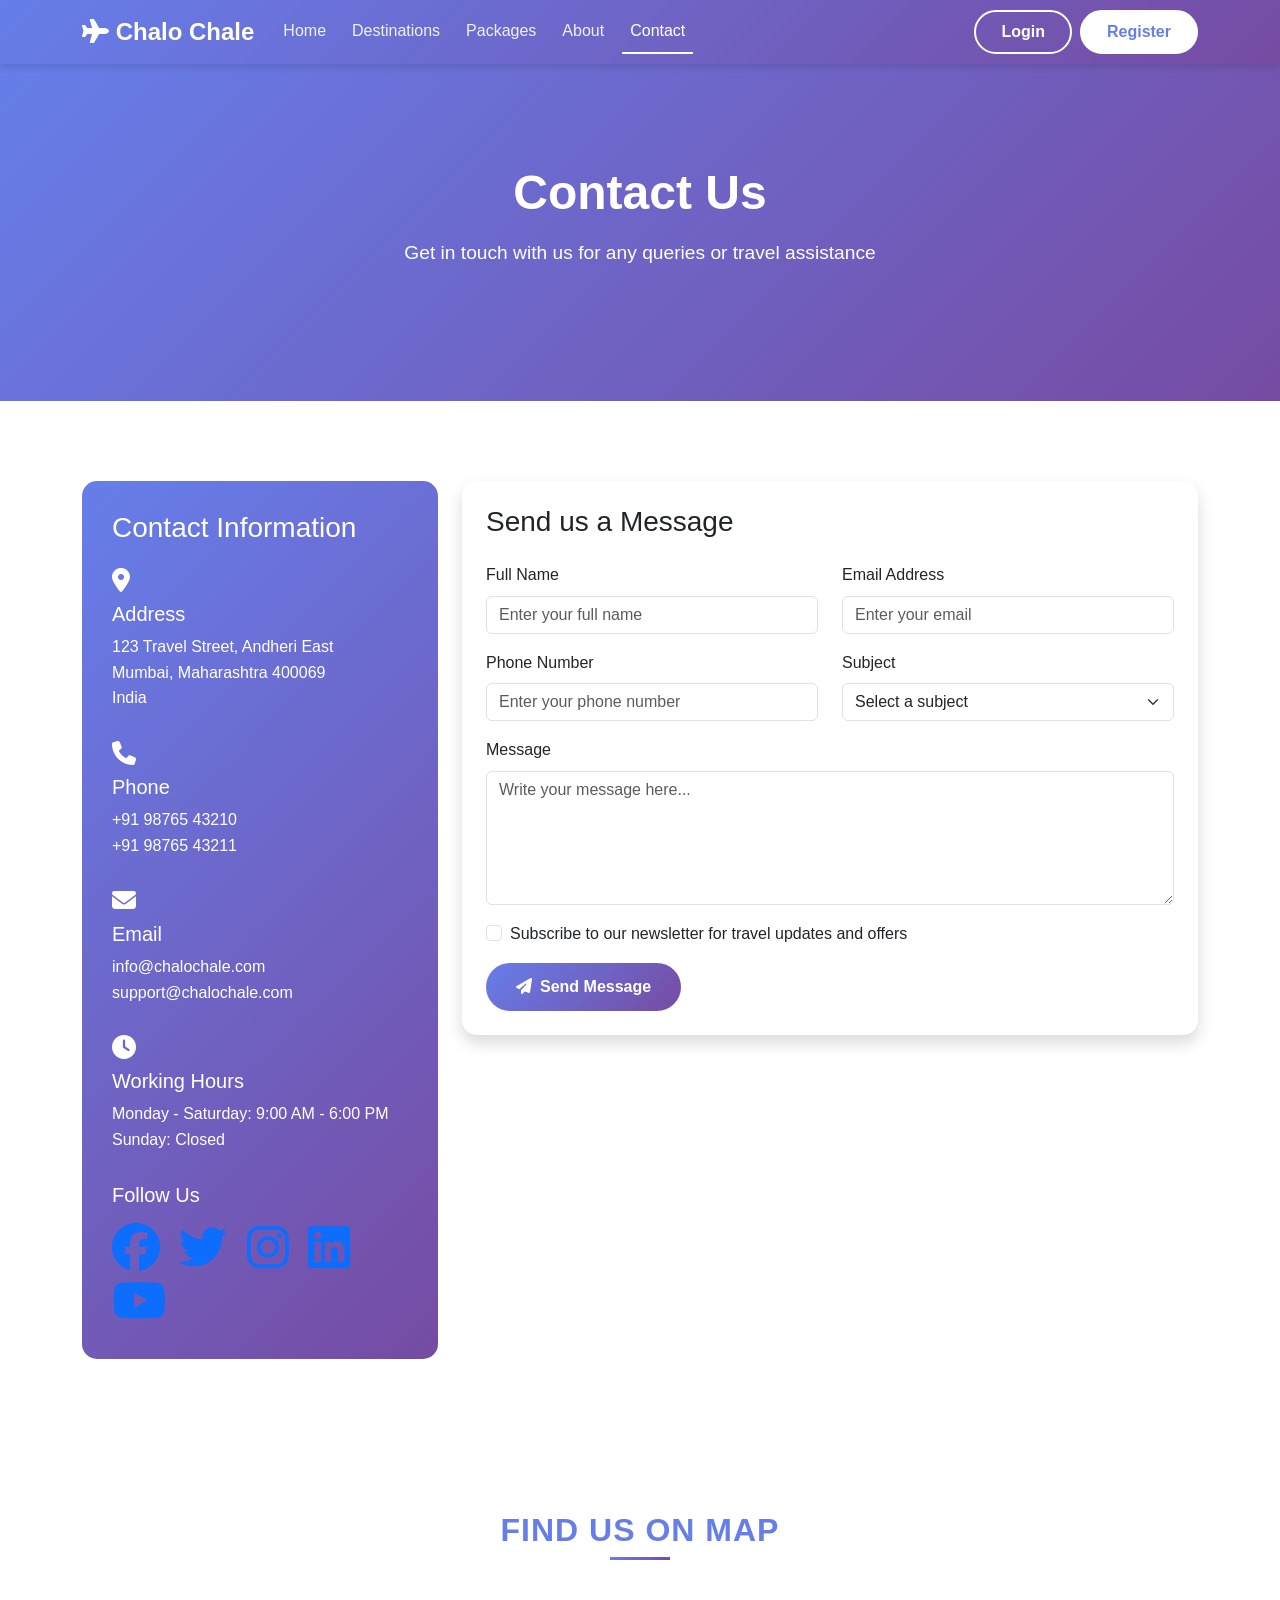
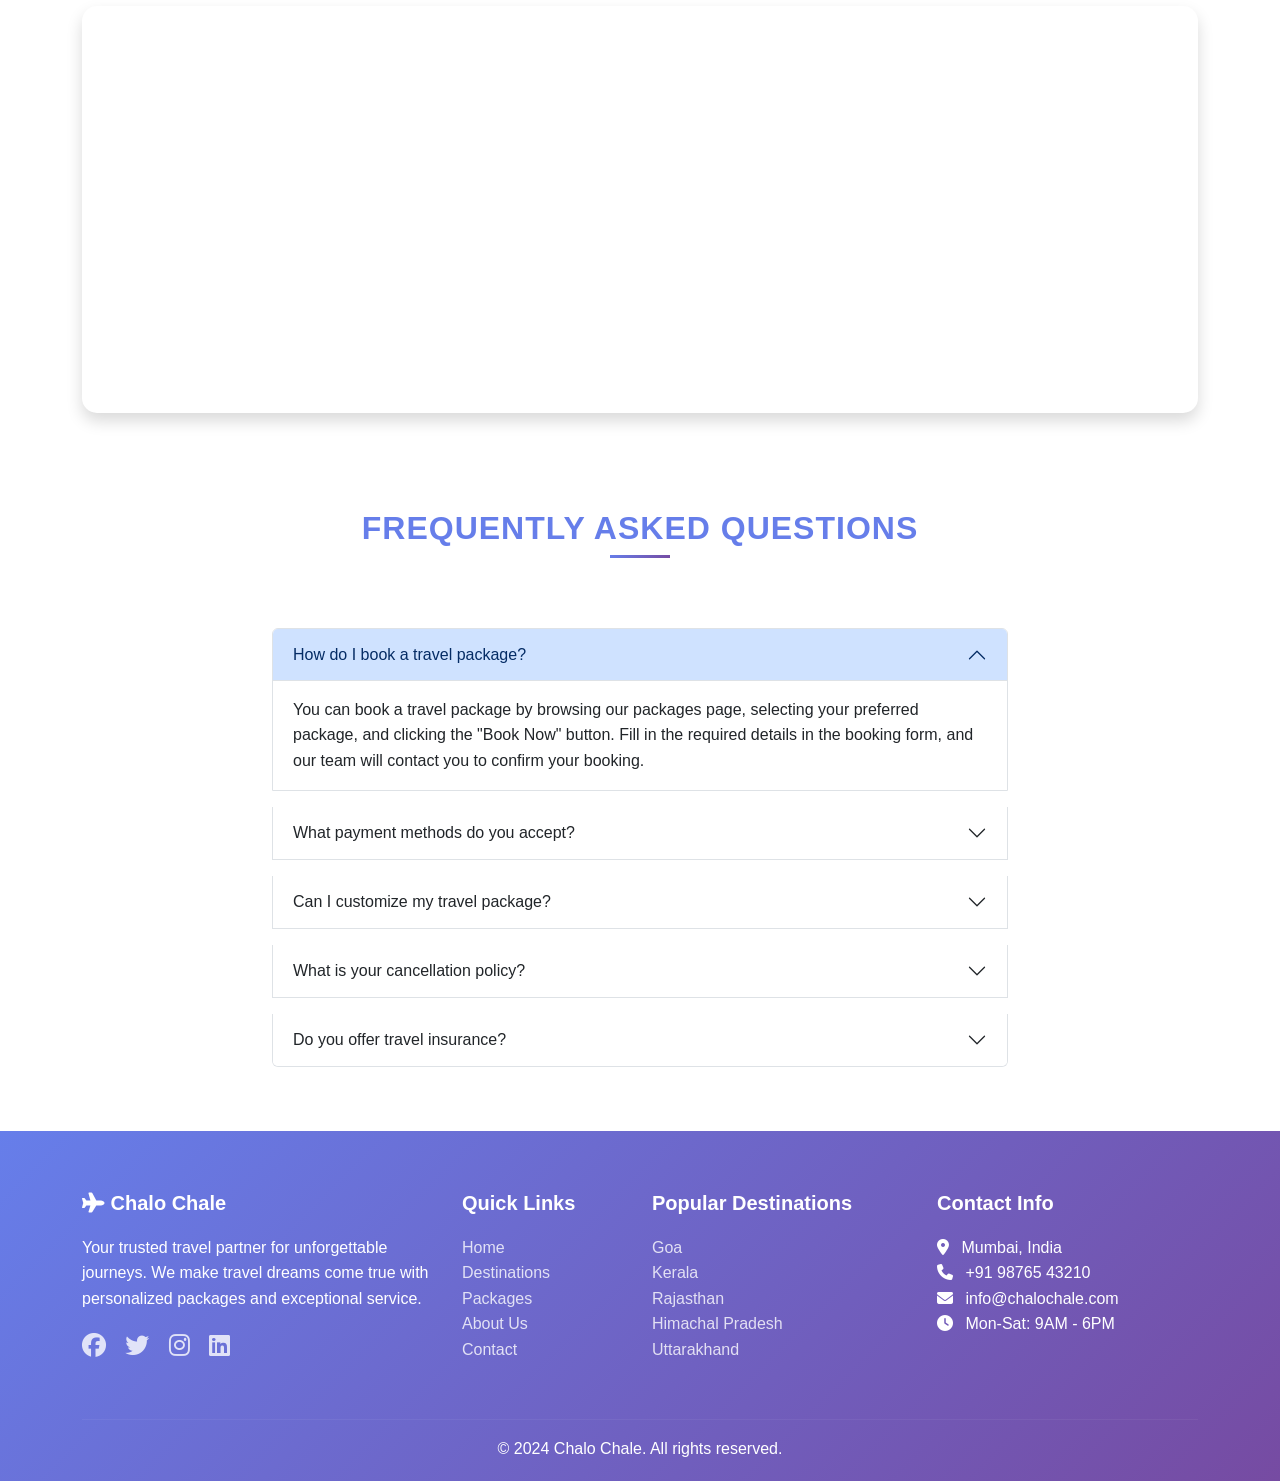
<file: contact.html>
<!doctype html>
<html lang="en">
  <head>
    <!-- Required meta tags -->
    <meta charset="utf-8" />
    <meta name="viewport" content="width=device-width, initial-scale=1" />

    <!-- Bootstrap CSS -->
    <link
      href="https://cdn.jsdelivr.net/npm/bootstrap@5.0.2/dist/css/bootstrap.min.css"
      rel="stylesheet"
      integrity="sha384-EVSTQN3/azprG1Anm3QDgpJLIm9Nao0Yz1ztcQTwFspd3yD65VohhpuuCOmLASjC"
      crossorigin="anonymous"
    />
    
    <!-- Font Awesome Icons -->
    <link
      rel="stylesheet"
      href="https://cdnjs.cloudflare.com/ajax/libs/font-awesome/6.4.0/css/all.min.css"
    />
    
    <!-- Custom CSS -->
    <link rel="stylesheet" href="css/style.css" />

    <title>Contact Us - Chalo Chale Travel App</title>
  </head>
  <body>
    <!-- Navbar -->
    <header>
      <nav class="navbar navbar-expand-lg navbar-custom navbar-dark sticky-top">
        <div class="container">
          <a class="navbar-brand" href="index.html">
            <i class="fas fa-plane"></i> Chalo Chale
          </a>
          <button
            class="navbar-toggler"
            type="button"
            data-bs-toggle="collapse"
            data-bs-target="#collapsibleNavId"
            aria-controls="collapsibleNavId"
            aria-expanded="false"
            aria-label="Toggle navigation"
          >
            <span class="navbar-toggler-icon"></span>
          </button>
          <div class="collapse navbar-collapse" id="collapsibleNavId">
            <ul class="navbar-nav me-auto mt-2 mt-lg-0">
              <li class="nav-item">
                <a class="nav-link" href="index.html">Home</a>
              </li>
              <li class="nav-item">
                <a class="nav-link" href="destinations.html">Destinations</a>
              </li>
              <li class="nav-item">
                <a class="nav-link" href="packages.html">Packages</a>
              </li>
              <li class="nav-item">
                <a class="nav-link" href="about.html">About</a>
              </li>
              <li class="nav-item">
                <a class="nav-link active" href="contact.html">Contact</a>
              </li>
            </ul>
            <div class="d-flex gap-2 mt-2 mt-lg-0">
              <button
                class="btn btn-auth btn-login"
                data-bs-toggle="modal"
                data-bs-target="#loginModal"
              >
                Login
              </button>
              <button
                class="btn btn-auth btn-register"
                data-bs-toggle="modal"
                data-bs-target="#registerModal"
              >
                Register
              </button>
            </div>
          </div>
        </div>
      </nav>
    </header>

    <!-- Hero Section -->
    <section class="hero-section">
      <div class="container">
        <div class="row">
          <div class="col-12">
            <h1>Contact Us</h1>
            <p>Get in touch with us for any queries or travel assistance</p>
          </div>
        </div>
      </div>
    </section>

    <!-- Contact Section -->
    <section class="contact-section">
      <div class="container">
        <div class="row">
          <div class="col-lg-4 mb-4">
            <div class="contact-info">
              <h3 class="mb-4">Contact Information</h3>
              <div class="contact-info-item">
                <i class="fas fa-map-marker-alt"></i>
                <h5>Address</h5>
                <p>123 Travel Street, Andheri East<br>Mumbai, Maharashtra 400069<br>India</p>
              </div>
              <div class="contact-info-item">
                <i class="fas fa-phone"></i>
                <h5>Phone</h5>
                <p>+91 98765 43210<br>+91 98765 43211</p>
              </div>
              <div class="contact-info-item">
                <i class="fas fa-envelope"></i>
                <h5>Email</h5>
                <p>info@chalochale.com<br>support@chalochale.com</p>
              </div>
              <div class="contact-info-item">
                <i class="fas fa-clock"></i>
                <h5>Working Hours</h5>
                <p>Monday - Saturday: 9:00 AM - 6:00 PM<br>Sunday: Closed</p>
              </div>
              <div class="mt-4">
                <h5>Follow Us</h5>
                <div class="footer-social mt-3">
                  <a href="#"><i class="fab fa-facebook fa-2x"></i></a>
                  <a href="#"><i class="fab fa-twitter fa-2x"></i></a>
                  <a href="#"><i class="fab fa-instagram fa-2x"></i></a>
                  <a href="#"><i class="fab fa-linkedin fa-2x"></i></a>
                  <a href="#"><i class="fab fa-youtube fa-2x"></i></a>
                </div>
              </div>
            </div>
          </div>
          <div class="col-lg-8">
            <div class="card border-0 shadow">
              <div class="card-body p-4">
                <h3 class="mb-4">Send us a Message</h3>
                <form id="contactForm">
                  <div class="row">
                    <div class="col-md-6">
                      <div class="mb-3">
                        <label for="contactName" class="form-label">Full Name</label>
                        <input type="text" class="form-control" id="contactName" placeholder="Enter your full name" required />
                      </div>
                    </div>
                    <div class="col-md-6">
                      <div class="mb-3">
                        <label for="contactEmail" class="form-label">Email Address</label>
                        <input type="email" class="form-control" id="contactEmail" placeholder="Enter your email" required />
                      </div>
                    </div>
                    <div class="col-md-6">
                      <div class="mb-3">
                        <label for="contactPhone" class="form-label">Phone Number</label>
                        <input type="tel" class="form-control" id="contactPhone" placeholder="Enter your phone number" />
                      </div>
                    </div>
                    <div class="col-md-6">
                      <div class="mb-3">
                        <label for="contactSubject" class="form-label">Subject</label>
                        <select class="form-select" id="contactSubject" required>
                          <option value="">Select a subject</option>
                          <option value="booking">Booking Inquiry</option>
                          <option value="package">Package Information</option>
                          <option value="support">Technical Support</option>
                          <option value="feedback">Feedback</option>
                          <option value="other">Other</option>
                        </select>
                      </div>
                    </div>
                    <div class="col-12">
                      <div class="mb-3">
                        <label for="contactMessage" class="form-label">Message</label>
                        <textarea class="form-control" id="contactMessage" rows="5" placeholder="Write your message here..." required></textarea>
                      </div>
                    </div>
                    <div class="col-12">
                      <div class="mb-3 form-check">
                        <input type="checkbox" class="form-check-input" id="contactSubscribe" />
                        <label class="form-check-label" for="contactSubscribe">
                          Subscribe to our newsletter for travel updates and offers
                        </label>
                      </div>
                    </div>
                    <div class="col-12">
                      <button type="submit" class="btn btn-submit">
                        <i class="fas fa-paper-plane me-2"></i>Send Message
                      </button>
                    </div>
                  </div>
                </form>
              </div>
            </div>
          </div>
        </div>
      </div>
    </section>

    <!-- Map Section -->
    <section class="container py-5">
      <div class="text-center mb-4">
        <h2 class="section-title">Find Us on Map</h2>
      </div>
      <div class="card border-0 shadow">
        <div class="card-body p-0">
          <iframe
            src="https://www.google.com/maps/embed?pb=!1m18!1m12!1m3!1d3769.8399668469!2d72.8777!3d19.0760!2m3!1f0!2f0!3f0!3m2!1i1024!2i768!4f13.1!3m3!1m2!1s0x3be7c89f5f6b215b%3A0x0!2sMumbai%2C%20Maharashtra!5e0!3m2!1sen!2sin!4v1234567890"
            width="100%"
            height="400"
            style="border: 0"
            allowfullscreen=""
            loading="lazy"
          ></iframe>
        </div>
      </div>
    </section>

    <!-- FAQ Section -->
    <section class="container py-5">
      <div class="text-center mb-5">
        <h2 class="section-title">Frequently Asked Questions</h2>
      </div>
      <div class="row">
        <div class="col-lg-8 mx-auto">
          <div class="accordion" id="faqAccordion">
            <div class="accordion-item mb-3">
              <h2 class="accordion-header">
                <button class="accordion-button" type="button" data-bs-toggle="collapse" data-bs-target="#faq1">
                  How do I book a travel package?
                </button>
              </h2>
              <div id="faq1" class="accordion-collapse collapse show" data-bs-parent="#faqAccordion">
                <div class="accordion-body">
                  You can book a travel package by browsing our packages page, selecting your preferred package, and clicking the "Book Now" button. Fill in the required details in the booking form, and our team will contact you to confirm your booking.
                </div>
              </div>
            </div>
            <div class="accordion-item mb-3">
              <h2 class="accordion-header">
                <button class="accordion-button collapsed" type="button" data-bs-toggle="collapse" data-bs-target="#faq2">
                  What payment methods do you accept?
                </button>
              </h2>
              <div id="faq2" class="accordion-collapse collapse" data-bs-parent="#faqAccordion">
                <div class="accordion-body">
                  We accept all major credit/debit cards, net banking, UPI payments, and popular digital wallets. Payment can be made online through our secure payment gateway.
                </div>
              </div>
            </div>
            <div class="accordion-item mb-3">
              <h2 class="accordion-header">
                <button class="accordion-button collapsed" type="button" data-bs-toggle="collapse" data-bs-target="#faq3">
                  Can I customize my travel package?
                </button>
              </h2>
              <div id="faq3" class="accordion-collapse collapse" data-bs-parent="#faqAccordion">
                <div class="accordion-body">
                  Yes! We offer customizable packages. You can contact our travel experts to modify the itinerary, add or remove destinations, change accommodation preferences, or tailor the package according to your requirements.
                </div>
              </div>
            </div>
            <div class="accordion-item mb-3">
              <h2 class="accordion-header">
                <button class="accordion-button collapsed" type="button" data-bs-toggle="collapse" data-bs-target="#faq4">
                  What is your cancellation policy?
                </button>
              </h2>
              <div id="faq4" class="accordion-collapse collapse" data-bs-parent="#faqAccordion">
                <div class="accordion-body">
                  Our cancellation policy varies depending on the package and timing of cancellation. Generally, cancellations made 30+ days before travel receive a full refund, while cancellations made closer to the travel date may incur charges. Specific terms are mentioned in each package.
                </div>
              </div>
            </div>
            <div class="accordion-item mb-3">
              <h2 class="accordion-header">
                <button class="accordion-button collapsed" type="button" data-bs-toggle="collapse" data-bs-target="#faq5">
                  Do you offer travel insurance?
                </button>
              </h2>
              <div id="faq5" class="accordion-collapse collapse" data-bs-parent="#faqAccordion">
                <div class="accordion-body">
                  Yes, we offer comprehensive travel insurance options that cover medical emergencies, trip cancellations, lost baggage, and other unforeseen circumstances. You can add travel insurance to any package during booking.
                </div>
              </div>
            </div>
          </div>
        </div>
      </div>
    </section>

    <!-- Login Modal -->
    <div class="modal fade" id="loginModal" tabindex="-1" aria-labelledby="loginModalLabel" aria-hidden="true">
      <div class="modal-dialog modal-dialog-centered">
        <div class="modal-content">
          <div class="modal-header modal-header-custom">
            <h5 class="modal-title" id="loginModalLabel">
              <i class="fas fa-sign-in-alt"></i> Login to Your Account
            </h5>
            <button type="button" class="btn-close" data-bs-dismiss="modal" aria-label="Close"></button>
          </div>
          <div class="modal-body">
            <form id="loginForm">
              <div class="mb-3">
                <label for="loginEmail" class="form-label">Email Address</label>
                <input type="email" class="form-control" id="loginEmail" placeholder="Enter your email" required />
              </div>
              <div class="mb-3">
                <label for="loginPassword" class="form-label">Password</label>
                <input type="password" class="form-control" id="loginPassword" placeholder="Enter your password" required />
              </div>
              <div class="mb-3 form-check">
                <input type="checkbox" class="form-check-input" id="rememberMe" />
                <label class="form-check-label" for="rememberMe">Remember me</label>
              </div>
              <div class="d-grid gap-2">
                <button type="submit" class="btn btn-submit">Login</button>
              </div>
              <div class="text-center mt-3">
                <a href="#" class="text-decoration-none">Forgot Password?</a>
              </div>
              <hr />
              <div class="text-center">
                <p class="mb-0">Don't have an account?</p>
                <button type="button" class="btn btn-link" data-bs-dismiss="modal" data-bs-toggle="modal" data-bs-target="#registerModal">
                  Register here
                </button>
              </div>
            </form>
          </div>
        </div>
      </div>
    </div>

    <!-- Register Modal -->
    <div class="modal fade" id="registerModal" tabindex="-1" aria-labelledby="registerModalLabel" aria-hidden="true">
      <div class="modal-dialog modal-dialog-centered modal-lg">
        <div class="modal-content">
          <div class="modal-header modal-header-custom">
            <h5 class="modal-title" id="registerModalLabel">
              <i class="fas fa-user-plus"></i> Create Your Account
            </h5>
            <button type="button" class="btn-close" data-bs-dismiss="modal" aria-label="Close"></button>
          </div>
          <div class="modal-body">
            <form id="registerForm">
              <div class="row">
                <div class="col-md-6">
                  <div class="mb-3">
                    <label for="registerFirstName" class="form-label">First Name</label>
                    <input type="text" class="form-control" id="registerFirstName" placeholder="Enter first name" required />
                  </div>
                </div>
                <div class="col-md-6">
                  <div class="mb-3">
                    <label for="registerLastName" class="form-label">Last Name</label>
                    <input type="text" class="form-control" id="registerLastName" placeholder="Enter last name" required />
                  </div>
                </div>
              </div>
              <div class="mb-3">
                <label for="registerEmail" class="form-label">Email Address</label>
                <input type="email" class="form-control" id="registerEmail" placeholder="Enter your email" required />
              </div>
              <div class="mb-3">
                <label for="registerPhone" class="form-label">Phone Number</label>
                <input type="tel" class="form-control" id="registerPhone" placeholder="Enter your phone number" required />
              </div>
              <div class="row">
                <div class="col-md-6">
                  <div class="mb-3">
                    <label for="registerPassword" class="form-label">Password</label>
                    <input type="password" class="form-control" id="registerPassword" placeholder="Create password" required />
                  </div>
                </div>
                <div class="col-md-6">
                  <div class="mb-3">
                    <label for="registerConfirmPassword" class="form-label">Confirm Password</label>
                    <input type="password" class="form-control" id="registerConfirmPassword" placeholder="Confirm password" required />
                  </div>
                </div>
              </div>
              <div class="mb-3 form-check">
                <input type="checkbox" class="form-check-input" id="agreeTerms" required />
                <label class="form-check-label" for="agreeTerms">
                  I agree to the <a href="#" class="text-decoration-none">Terms and Conditions</a>
                </label>
              </div>
              <div class="d-grid gap-2">
                <button type="submit" class="btn btn-submit">Create Account</button>
              </div>
              <hr />
              <div class="text-center">
                <p class="mb-0">Already have an account?</p>
                <button type="button" class="btn btn-link" data-bs-dismiss="modal" data-bs-toggle="modal" data-bs-target="#loginModal">
                  Login here
                </button>
              </div>
            </form>
          </div>
        </div>
      </div>
    </div>

    <!-- Footer -->
    <footer class="footer">
      <div class="container">
        <div class="row">
          <div class="col-lg-4 col-md-6 mb-4">
            <h5><i class="fas fa-plane"></i> Chalo Chale</h5>
            <p>Your trusted travel partner for unforgettable journeys. We make travel dreams come true with personalized packages and exceptional service.</p>
            <div class="footer-social">
              <a href="#"><i class="fab fa-facebook"></i></a>
              <a href="#"><i class="fab fa-twitter"></i></a>
              <a href="#"><i class="fab fa-instagram"></i></a>
              <a href="#"><i class="fab fa-linkedin"></i></a>
            </div>
          </div>
          <div class="col-lg-2 col-md-6 mb-4">
            <h5>Quick Links</h5>
            <ul class="list-unstyled">
              <li><a href="index.html">Home</a></li>
              <li><a href="destinations.html">Destinations</a></li>
              <li><a href="packages.html">Packages</a></li>
              <li><a href="about.html">About Us</a></li>
              <li><a href="contact.html">Contact</a></li>
            </ul>
          </div>
          <div class="col-lg-3 col-md-6 mb-4">
            <h5>Popular Destinations</h5>
            <ul class="list-unstyled">
              <li><a href="#">Goa</a></li>
              <li><a href="#">Kerala</a></li>
              <li><a href="#">Rajasthan</a></li>
              <li><a href="#">Himachal Pradesh</a></li>
              <li><a href="#">Uttarakhand</a></li>
            </ul>
          </div>
          <div class="col-lg-3 col-md-6 mb-4">
            <h5>Contact Info</h5>
            <ul class="list-unstyled">
              <li><i class="fas fa-map-marker-alt me-2"></i> Mumbai, India</li>
              <li><i class="fas fa-phone me-2"></i> +91 98765 43210</li>
              <li><i class="fas fa-envelope me-2"></i> info@chalochale.com</li>
              <li><i class="fas fa-clock me-2"></i> Mon-Sat: 9AM - 6PM</li>
            </ul>
          </div>
        </div>
        <hr style="border-color: rgba(255,255,255,0.2);">
        <div class="row">
          <div class="col-md-12 text-center">
            <p class="mb-0">&copy; 2024 Chalo Chale. All rights reserved.</p>
          </div>
        </div>
      </div>
    </footer>

    <script src="https://cdn.jsdelivr.net/npm/bootstrap@5.0.2/dist/js/bootstrap.bundle.min.js" integrity="sha384-MrcW6ZMFYlzcLA8Nl+NtUVF0sA7MsXsP1UyJoMp4YLEuNSfAP+JcXn/tWtIaxVXM" crossorigin="anonymous"></script>
    <script src="js/main.js"></script>
  </body>
</html>
</file>
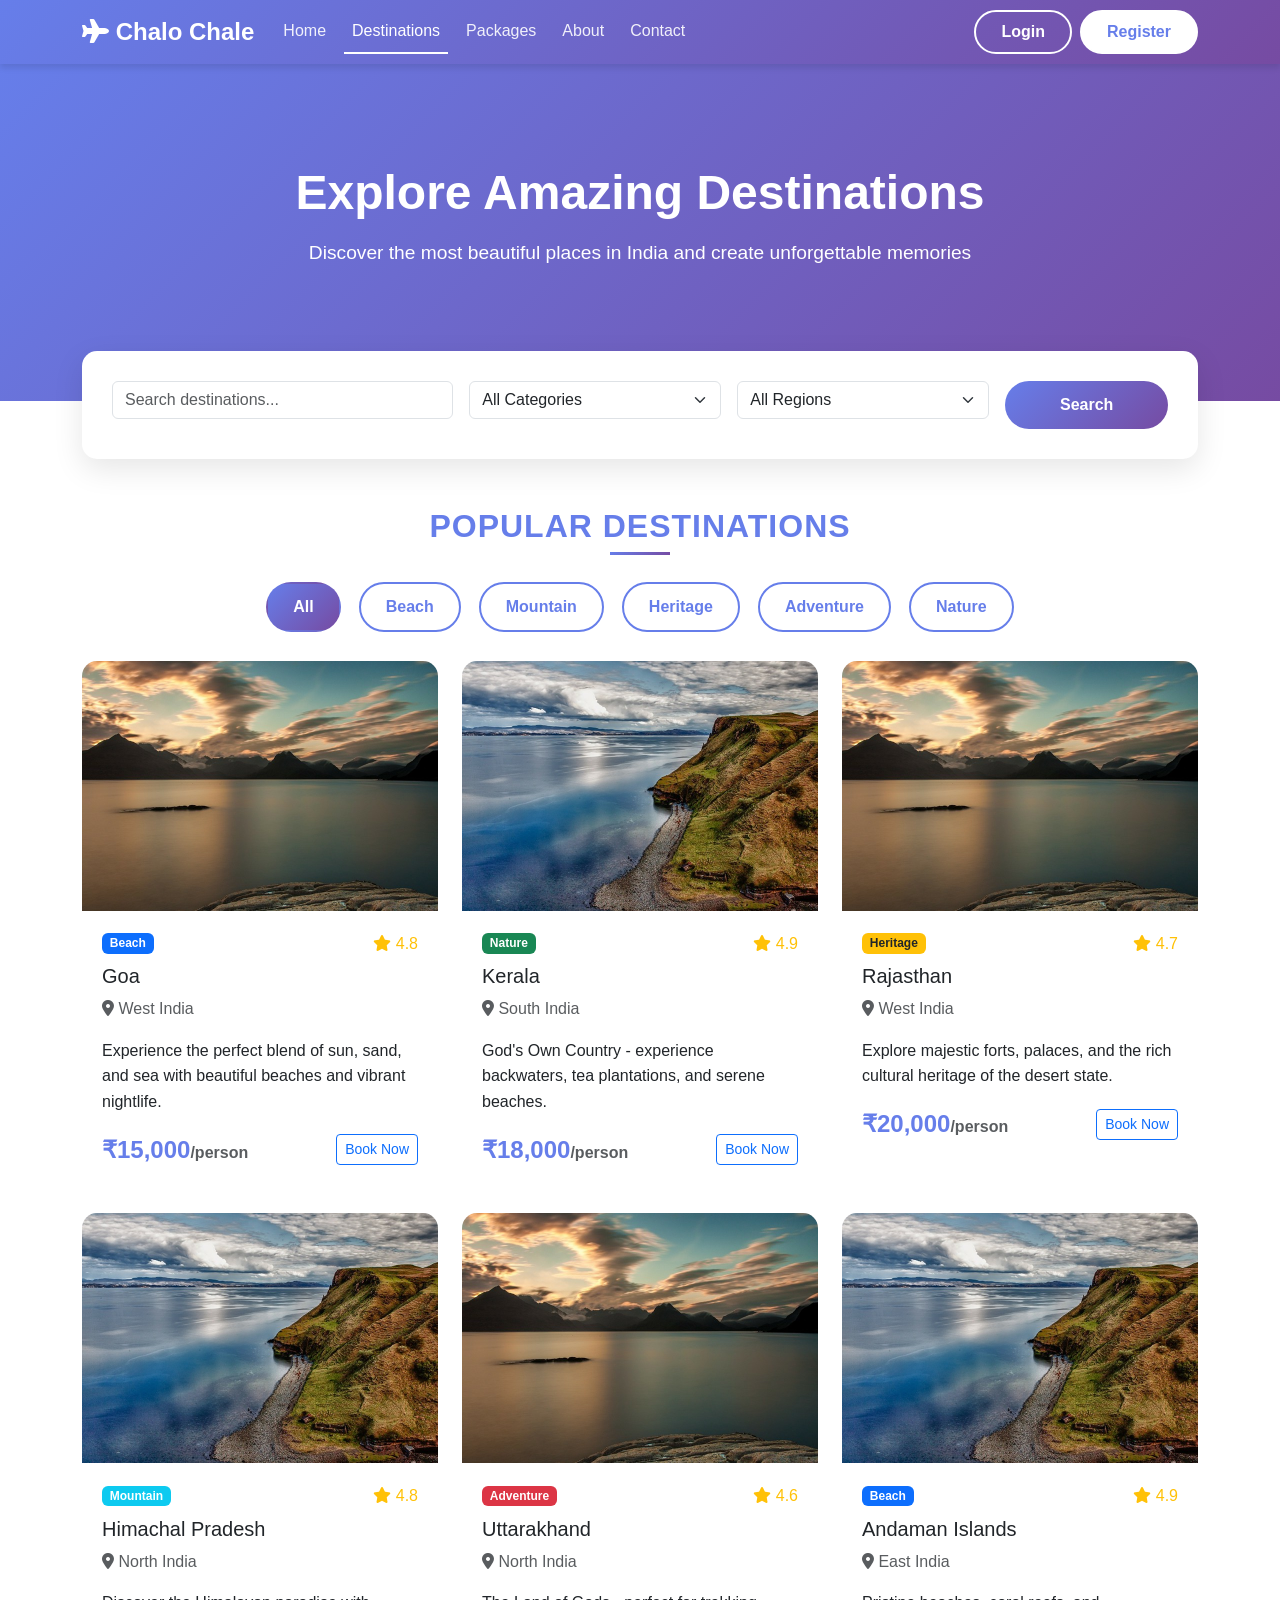
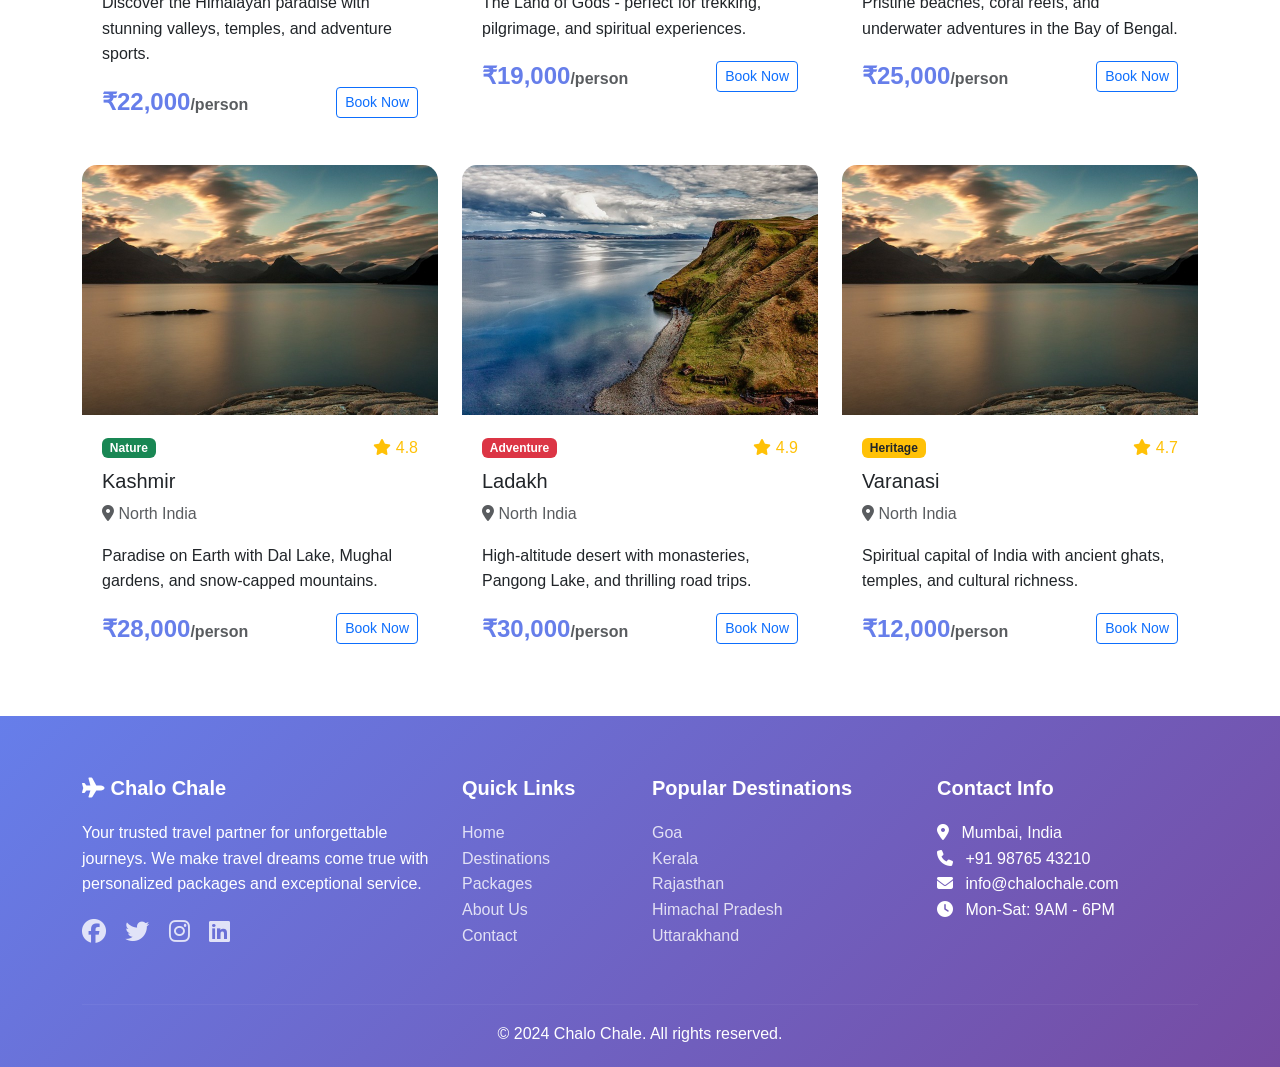
<file: destinations.html>
<!doctype html>
<html lang="en">
  <head>
    <!-- Required meta tags -->
    <meta charset="utf-8" />
    <meta name="viewport" content="width=device-width, initial-scale=1" />

    <!-- Bootstrap CSS -->
    <link
      href="https://cdn.jsdelivr.net/npm/bootstrap@5.0.2/dist/css/bootstrap.min.css"
      rel="stylesheet"
      integrity="sha384-EVSTQN3/azprG1Anm3QDgpJLIm9Nao0Yz1ztcQTwFspd3yD65VohhpuuCOmLASjC"
      crossorigin="anonymous"
    />
    
    <!-- Font Awesome Icons -->
    <link
      rel="stylesheet"
      href="https://cdnjs.cloudflare.com/ajax/libs/font-awesome/6.4.0/css/all.min.css"
    />
    
    <!-- Custom CSS -->
    <link rel="stylesheet" href="css/style.css" />

    <title>Destinations - Chalo Chale Travel App</title>
  </head>
  <body>
    <!-- Navbar -->
    <header>
      <nav class="navbar navbar-expand-lg navbar-custom navbar-dark sticky-top">
        <div class="container">
          <a class="navbar-brand" href="index.html">
            <i class="fas fa-plane"></i> Chalo Chale
          </a>
          <button
            class="navbar-toggler"
            type="button"
            data-bs-toggle="collapse"
            data-bs-target="#collapsibleNavId"
            aria-controls="collapsibleNavId"
            aria-expanded="false"
            aria-label="Toggle navigation"
          >
            <span class="navbar-toggler-icon"></span>
          </button>
          <div class="collapse navbar-collapse" id="collapsibleNavId">
            <ul class="navbar-nav me-auto mt-2 mt-lg-0">
              <li class="nav-item">
                <a class="nav-link" href="index.html">Home</a>
              </li>
              <li class="nav-item">
                <a class="nav-link active" href="destinations.html">Destinations</a>
              </li>
              <li class="nav-item">
                <a class="nav-link" href="packages.html">Packages</a>
              </li>
              <li class="nav-item">
                <a class="nav-link" href="about.html">About</a>
              </li>
              <li class="nav-item">
                <a class="nav-link" href="contact.html">Contact</a>
              </li>
            </ul>
            <div class="d-flex gap-2 mt-2 mt-lg-0">
              <button
                class="btn btn-auth btn-login"
                data-bs-toggle="modal"
                data-bs-target="#loginModal"
              >
                Login
              </button>
              <button
                class="btn btn-auth btn-register"
                data-bs-toggle="modal"
                data-bs-target="#registerModal"
              >
                Register
              </button>
            </div>
          </div>
        </div>
      </nav>
    </header>

    <!-- Hero Section -->
    <section class="hero-section">
      <div class="container">
        <div class="row">
          <div class="col-12">
            <h1>Explore Amazing Destinations</h1>
            <p>Discover the most beautiful places in India and create unforgettable memories</p>
          </div>
        </div>
      </div>
    </section>

    <!-- Search Box -->
    <div class="container">
      <div class="search-box">
        <form class="row g-3">
          <div class="col-md-4">
            <input type="text" class="form-control" placeholder="Search destinations...">
          </div>
          <div class="col-md-3">
            <select class="form-select">
              <option value="">All Categories</option>
              <option value="beach">Beach</option>
              <option value="mountain">Mountain</option>
              <option value="heritage">Heritage</option>
              <option value="adventure">Adventure</option>
              <option value="nature">Nature</option>
            </select>
          </div>
          <div class="col-md-3">
            <select class="form-select">
              <option value="">All Regions</option>
              <option value="north">North India</option>
              <option value="south">South India</option>
              <option value="east">East India</option>
              <option value="west">West India</option>
              <option value="central">Central India</option>
            </select>
          </div>
          <div class="col-md-2">
            <button type="submit" class="btn btn-submit w-100">Search</button>
          </div>
        </form>
      </div>
    </div>

    <!-- Filter Section -->
    <section class="container py-5" id="destinations">
      <div class="text-center mb-4">
        <h2 class="section-title">Popular Destinations</h2>
        <div class="d-flex flex-wrap justify-content-center gap-2">
          <button class="filter-btn active" data-category="all">All</button>
          <button class="filter-btn" data-category="beach">Beach</button>
          <button class="filter-btn" data-category="mountain">Mountain</button>
          <button class="filter-btn" data-category="heritage">Heritage</button>
          <button class="filter-btn" data-category="adventure">Adventure</button>
          <button class="filter-btn" data-category="nature">Nature</button>
        </div>
      </div>

      <!-- Destination Cards -->
      <div class="row row-cols-1 row-cols-md-2 row-cols-lg-3 g-4">
        <!-- Goa -->
        <div class="col">
          <div class="card destination-card h-100" data-category="beach">
            <img src="./images/lake.jpg" class="card-img-top" alt="Goa">
            <div class="card-body">
              <div class="d-flex justify-content-between align-items-center mb-2">
                <span class="badge bg-primary">Beach</span>
                <span class="text-warning"><i class="fas fa-star"></i> 4.8</span>
              </div>
              <h5 class="card-title">Goa</h5>
              <p class="card-text text-muted"><i class="fas fa-map-marker-alt"></i> West India</p>
              <p class="card-text">Experience the perfect blend of sun, sand, and sea with beautiful beaches and vibrant nightlife.</p>
              <div class="d-flex justify-content-between align-items-center">
                <span class="price">₹15,000<span class="text-muted fs-6">/person</span></span>
                <button class="btn btn-sm btn-outline-primary" data-bs-toggle="modal" data-bs-target="#bookingModal">Book Now</button>
              </div>
            </div>
          </div>
        </div>

        <!-- Kerala -->
        <div class="col">
          <div class="card destination-card h-100" data-category="nature">
            <img src="./images/landscape.jpg" class="card-img-top" alt="Kerala">
            <div class="card-body">
              <div class="d-flex justify-content-between align-items-center mb-2">
                <span class="badge bg-success">Nature</span>
                <span class="text-warning"><i class="fas fa-star"></i> 4.9</span>
              </div>
              <h5 class="card-title">Kerala</h5>
              <p class="card-text text-muted"><i class="fas fa-map-marker-alt"></i> South India</p>
              <p class="card-text">God's Own Country - experience backwaters, tea plantations, and serene beaches.</p>
              <div class="d-flex justify-content-between align-items-center">
                <span class="price">₹18,000<span class="text-muted fs-6">/person</span></span>
                <button class="btn btn-sm btn-outline-primary" data-bs-toggle="modal" data-bs-target="#bookingModal">Book Now</button>
              </div>
            </div>
          </div>
        </div>

        <!-- Rajasthan -->
        <div class="col">
          <div class="card destination-card h-100" data-category="heritage">
            <img src="./images/lake.jpg" class="card-img-top" alt="Rajasthan">
            <div class="card-body">
              <div class="d-flex justify-content-between align-items-center mb-2">
                <span class="badge bg-warning text-dark">Heritage</span>
                <span class="text-warning"><i class="fas fa-star"></i> 4.7</span>
              </div>
              <h5 class="card-title">Rajasthan</h5>
              <p class="card-text text-muted"><i class="fas fa-map-marker-alt"></i> West India</p>
              <p class="card-text">Explore majestic forts, palaces, and the rich cultural heritage of the desert state.</p>
              <div class="d-flex justify-content-between align-items-center">
                <span class="price">₹20,000<span class="text-muted fs-6">/person</span></span>
                <button class="btn btn-sm btn-outline-primary" data-bs-toggle="modal" data-bs-target="#bookingModal">Book Now</button>
              </div>
            </div>
          </div>
        </div>

        <!-- Himachal Pradesh -->
        <div class="col">
          <div class="card destination-card h-100" data-category="mountain">
            <img src="./images/landscape.jpg" class="card-img-top" alt="Himachal Pradesh">
            <div class="card-body">
              <div class="d-flex justify-content-between align-items-center mb-2">
                <span class="badge bg-info">Mountain</span>
                <span class="text-warning"><i class="fas fa-star"></i> 4.8</span>
              </div>
              <h5 class="card-title">Himachal Pradesh</h5>
              <p class="card-text text-muted"><i class="fas fa-map-marker-alt"></i> North India</p>
              <p class="card-text">Discover the Himalayan paradise with stunning valleys, temples, and adventure sports.</p>
              <div class="d-flex justify-content-between align-items-center">
                <span class="price">₹22,000<span class="text-muted fs-6">/person</span></span>
                <button class="btn btn-sm btn-outline-primary" data-bs-toggle="modal" data-bs-target="#bookingModal">Book Now</button>
              </div>
            </div>
          </div>
        </div>

        <!-- Uttarakhand -->
        <div class="col">
          <div class="card destination-card h-100" data-category="adventure">
            <img src="./images/lake.jpg" class="card-img-top" alt="Uttarakhand">
            <div class="card-body">
              <div class="d-flex justify-content-between align-items-center mb-2">
                <span class="badge bg-danger">Adventure</span>
                <span class="text-warning"><i class="fas fa-star"></i> 4.6</span>
              </div>
              <h5 class="card-title">Uttarakhand</h5>
              <p class="card-text text-muted"><i class="fas fa-map-marker-alt"></i> North India</p>
              <p class="card-text">The Land of Gods - perfect for trekking, pilgrimage, and spiritual experiences.</p>
              <div class="d-flex justify-content-between align-items-center">
                <span class="price">₹19,000<span class="text-muted fs-6">/person</span></span>
                <button class="btn btn-sm btn-outline-primary" data-bs-toggle="modal" data-bs-target="#bookingModal">Book Now</button>
              </div>
            </div>
          </div>
        </div>

        <!-- Andaman -->
        <div class="col">
          <div class="card destination-card h-100" data-category="beach">
            <img src="./images/landscape.jpg" class="card-img-top" alt="Andaman">
            <div class="card-body">
              <div class="d-flex justify-content-between align-items-center mb-2">
                <span class="badge bg-primary">Beach</span>
                <span class="text-warning"><i class="fas fa-star"></i> 4.9</span>
              </div>
              <h5 class="card-title">Andaman Islands</h5>
              <p class="card-text text-muted"><i class="fas fa-map-marker-alt"></i> East India</p>
              <p class="card-text">Pristine beaches, coral reefs, and underwater adventures in the Bay of Bengal.</p>
              <div class="d-flex justify-content-between align-items-center">
                <span class="price">₹25,000<span class="text-muted fs-6">/person</span></span>
                <button class="btn btn-sm btn-outline-primary" data-bs-toggle="modal" data-bs-target="#bookingModal">Book Now</button>
              </div>
            </div>
          </div>
        </div>

        <!-- Kashmir -->
        <div class="col">
          <div class="card destination-card h-100" data-category="nature">
            <img src="./images/lake.jpg" class="card-img-top" alt="Kashmir">
            <div class="card-body">
              <div class="d-flex justify-content-between align-items-center mb-2">
                <span class="badge bg-success">Nature</span>
                <span class="text-warning"><i class="fas fa-star"></i> 4.8</span>
              </div>
              <h5 class="card-title">Kashmir</h5>
              <p class="card-text text-muted"><i class="fas fa-map-marker-alt"></i> North India</p>
              <p class="card-text">Paradise on Earth with Dal Lake, Mughal gardens, and snow-capped mountains.</p>
              <div class="d-flex justify-content-between align-items-center">
                <span class="price">₹28,000<span class="text-muted fs-6">/person</span></span>
                <button class="btn btn-sm btn-outline-primary" data-bs-toggle="modal" data-bs-target="#bookingModal">Book Now</button>
              </div>
            </div>
          </div>
        </div>

        <!-- Ladakh -->
        <div class="col">
          <div class="card destination-card h-100" data-category="adventure">
            <img src="./images/landscape.jpg" class="card-img-top" alt="Ladakh">
            <div class="card-body">
              <div class="d-flex justify-content-between align-items-center mb-2">
                <span class="badge bg-danger">Adventure</span>
                <span class="text-warning"><i class="fas fa-star"></i> 4.9</span>
              </div>
              <h5 class="card-title">Ladakh</h5>
              <p class="card-text text-muted"><i class="fas fa-map-marker-alt"></i> North India</p>
              <p class="card-text">High-altitude desert with monasteries, Pangong Lake, and thrilling road trips.</p>
              <div class="d-flex justify-content-between align-items-center">
                <span class="price">₹30,000<span class="text-muted fs-6">/person</span></span>
                <button class="btn btn-sm btn-outline-primary" data-bs-toggle="modal" data-bs-target="#bookingModal">Book Now</button>
              </div>
            </div>
          </div>
        </div>

        <!-- Varanasi -->
        <div class="col">
          <div class="card destination-card h-100" data-category="heritage">
            <img src="./images/lake.jpg" class="card-img-top" alt="Varanasi">
            <div class="card-body">
              <div class="d-flex justify-content-between align-items-center mb-2">
                <span class="badge bg-warning text-dark">Heritage</span>
                <span class="text-warning"><i class="fas fa-star"></i> 4.7</span>
              </div>
              <h5 class="card-title">Varanasi</h5>
              <p class="card-text text-muted"><i class="fas fa-map-marker-alt"></i> North India</p>
              <p class="card-text">Spiritual capital of India with ancient ghats, temples, and cultural richness.</p>
              <div class="d-flex justify-content-between align-items-center">
                <span class="price">₹12,000<span class="text-muted fs-6">/person</span></span>
                <button class="btn btn-sm btn-outline-primary" data-bs-toggle="modal" data-bs-target="#bookingModal">Book Now</button>
              </div>
            </div>
          </div>
        </div>
      </div>
    </section>

    <!-- Login Modal -->
    <div class="modal fade" id="loginModal" tabindex="-1" aria-labelledby="loginModalLabel" aria-hidden="true">
      <div class="modal-dialog modal-dialog-centered">
        <div class="modal-content">
          <div class="modal-header modal-header-custom">
            <h5 class="modal-title" id="loginModalLabel">
              <i class="fas fa-sign-in-alt"></i> Login to Your Account
            </h5>
            <button type="button" class="btn-close" data-bs-dismiss="modal" aria-label="Close"></button>
          </div>
          <div class="modal-body">
            <form id="loginForm">
              <div class="mb-3">
                <label for="loginEmail" class="form-label">Email Address</label>
                <input type="email" class="form-control" id="loginEmail" placeholder="Enter your email" required />
              </div>
              <div class="mb-3">
                <label for="loginPassword" class="form-label">Password</label>
                <input type="password" class="form-control" id="loginPassword" placeholder="Enter your password" required />
              </div>
              <div class="mb-3 form-check">
                <input type="checkbox" class="form-check-input" id="rememberMe" />
                <label class="form-check-label" for="rememberMe">Remember me</label>
              </div>
              <div class="d-grid gap-2">
                <button type="submit" class="btn btn-submit">Login</button>
              </div>
              <div class="text-center mt-3">
                <a href="#" class="text-decoration-none">Forgot Password?</a>
              </div>
              <hr />
              <div class="text-center">
                <p class="mb-0">Don't have an account?</p>
                <button type="button" class="btn btn-link" data-bs-dismiss="modal" data-bs-toggle="modal" data-bs-target="#registerModal">
                  Register here
                </button>
              </div>
            </form>
          </div>
        </div>
      </div>
    </div>

    <!-- Register Modal -->
    <div class="modal fade" id="registerModal" tabindex="-1" aria-labelledby="registerModalLabel" aria-hidden="true">
      <div class="modal-dialog modal-dialog-centered modal-lg">
        <div class="modal-content">
          <div class="modal-header modal-header-custom">
            <h5 class="modal-title" id="registerModalLabel">
              <i class="fas fa-user-plus"></i> Create Your Account
            </h5>
            <button type="button" class="btn-close" data-bs-dismiss="modal" aria-label="Close"></button>
          </div>
          <div class="modal-body">
            <form id="registerForm">
              <div class="row">
                <div class="col-md-6">
                  <div class="mb-3">
                    <label for="registerFirstName" class="form-label">First Name</label>
                    <input type="text" class="form-control" id="registerFirstName" placeholder="Enter first name" required />
                  </div>
                </div>
                <div class="col-md-6">
                  <div class="mb-3">
                    <label for="registerLastName" class="form-label">Last Name</label>
                    <input type="text" class="form-control" id="registerLastName" placeholder="Enter last name" required />
                  </div>
                </div>
              </div>
              <div class="mb-3">
                <label for="registerEmail" class="form-label">Email Address</label>
                <input type="email" class="form-control" id="registerEmail" placeholder="Enter your email" required />
              </div>
              <div class="mb-3">
                <label for="registerPhone" class="form-label">Phone Number</label>
                <input type="tel" class="form-control" id="registerPhone" placeholder="Enter your phone number" required />
              </div>
              <div class="row">
                <div class="col-md-6">
                  <div class="mb-3">
                    <label for="registerPassword" class="form-label">Password</label>
                    <input type="password" class="form-control" id="registerPassword" placeholder="Create password" required />
                  </div>
                </div>
                <div class="col-md-6">
                  <div class="mb-3">
                    <label for="registerConfirmPassword" class="form-label">Confirm Password</label>
                    <input type="password" class="form-control" id="registerConfirmPassword" placeholder="Confirm password" required />
                  </div>
                </div>
              </div>
              <div class="mb-3 form-check">
                <input type="checkbox" class="form-check-input" id="agreeTerms" required />
                <label class="form-check-label" for="agreeTerms">
                  I agree to the <a href="#" class="text-decoration-none">Terms and Conditions</a>
                </label>
              </div>
              <div class="d-grid gap-2">
                <button type="submit" class="btn btn-submit">Create Account</button>
              </div>
              <hr />
              <div class="text-center">
                <p class="mb-0">Already have an account?</p>
                <button type="button" class="btn btn-link" data-bs-dismiss="modal" data-bs-toggle="modal" data-bs-target="#loginModal">
                  Login here
                </button>
              </div>
            </form>
          </div>
        </div>
      </div>
    </div>

    <!-- Booking Modal -->
    <div class="modal fade" id="bookingModal" tabindex="-1" aria-labelledby="bookingModalLabel" aria-hidden="true">
      <div class="modal-dialog modal-dialog-centered">
        <div class="modal-content">
          <div class="modal-header modal-header-custom">
            <h5 class="modal-title" id="bookingModalLabel">
              <i class="fas fa-calendar-check"></i> Book Your Trip
            </h5>
            <button type="button" class="btn-close" data-bs-dismiss="modal" aria-label="Close"></button>
          </div>
          <div class="modal-body">
            <form id="bookingForm">
              <div class="row">
                <div class="col-md-6">
                  <div class="mb-3">
                    <label for="bookingName" class="form-label">Full Name</label>
                    <input type="text" class="form-control" id="bookingName" placeholder="Enter your full name" required />
                  </div>
                </div>
                <div class="col-md-6">
                  <div class="mb-3">
                    <label for="bookingEmail" class="form-label">Email Address</label>
                    <input type="email" class="form-control" id="bookingEmail" placeholder="Enter your email" required />
                  </div>
                </div>
                <div class="col-md-6">
                  <div class="mb-3">
                    <label for="bookingDestination" class="form-label">Destination</label>
                    <input class="form-control" list="datalistOptions" id="bookingDestination" placeholder="Select destination" required />
                    <datalist id="datalistOptions">
                      <option value="Goa"></option>
                      <option value="Kerala"></option>
                      <option value="Rajasthan"></option>
                      <option value="Himachal Pradesh"></option>
                      <option value="Uttarakhand"></option>
                    </datalist>
                  </div>
                </div>
                <div class="col-md-6">
                  <div class="mb-3">
                    <label for="bookingDate" class="form-label">Travel Date</label>
                    <input type="date" class="form-control" id="bookingDate" required />
                  </div>
                </div>
                <div class="col-12">
                  <div class="mb-3">
                    <label for="bookingPeople" class="form-label">Number of People</label>
                    <input type="number" class="form-control" id="bookingPeople" placeholder="Enter number of people" min="1" required />
                  </div>
                </div>
                <div class="col-12">
                  <div class="mb-3">
                    <label for="bookingMessage" class="form-label">Special Requests</label>
                    <textarea class="form-control" id="bookingMessage" rows="3" placeholder="Any special requests"></textarea>
                  </div>
                </div>
              </div>
            </form>
          </div>
          <div class="modal-footer">
            <button type="button" class="btn btn-submit w-100" data-bs-dismiss="modal">Submit Booking Request</button>
          </div>
        </div>
      </div>
    </div>

    <!-- Footer -->
    <footer class="footer">
      <div class="container">
        <div class="row">
          <div class="col-lg-4 col-md-6 mb-4">
            <h5><i class="fas fa-plane"></i> Chalo Chale</h5>
            <p>Your trusted travel partner for unforgettable journeys. We make travel dreams come true with personalized packages and exceptional service.</p>
            <div class="footer-social">
              <a href="#"><i class="fab fa-facebook"></i></a>
              <a href="#"><i class="fab fa-twitter"></i></a>
              <a href="#"><i class="fab fa-instagram"></i></a>
              <a href="#"><i class="fab fa-linkedin"></i></a>
            </div>
          </div>
          <div class="col-lg-2 col-md-6 mb-4">
            <h5>Quick Links</h5>
            <ul class="list-unstyled">
              <li><a href="index.html">Home</a></li>
              <li><a href="destinations.html">Destinations</a></li>
              <li><a href="packages.html">Packages</a></li>
              <li><a href="about.html">About Us</a></li>
              <li><a href="contact.html">Contact</a></li>
            </ul>
          </div>
          <div class="col-lg-3 col-md-6 mb-4">
            <h5>Popular Destinations</h5>
            <ul class="list-unstyled">
              <li><a href="#">Goa</a></li>
              <li><a href="#">Kerala</a></li>
              <li><a href="#">Rajasthan</a></li>
              <li><a href="#">Himachal Pradesh</a></li>
              <li><a href="#">Uttarakhand</a></li>
            </ul>
          </div>
          <div class="col-lg-3 col-md-6 mb-4">
            <h5>Contact Info</h5>
            <ul class="list-unstyled">
              <li><i class="fas fa-map-marker-alt me-2"></i> Mumbai, India</li>
              <li><i class="fas fa-phone me-2"></i> +91 98765 43210</li>
              <li><i class="fas fa-envelope me-2"></i> info@chalochale.com</li>
              <li><i class="fas fa-clock me-2"></i> Mon-Sat: 9AM - 6PM</li>
            </ul>
          </div>
        </div>
        <hr style="border-color: rgba(255,255,255,0.2);">
        <div class="row">
          <div class="col-md-12 text-center">
            <p class="mb-0">&copy; 2024 Chalo Chale. All rights reserved.</p>
          </div>
        </div>
      </div>
    </footer>

    <script src="https://cdn.jsdelivr.net/npm/bootstrap@5.0.2/dist/js/bootstrap.bundle.min.js" integrity="sha384-MrcW6ZMFYlzcLA8Nl+NtUVF0sA7MsXsP1UyJoMp4YLEuNSfAP+JcXn/tWtIaxVXM" crossorigin="anonymous"></script>
    <script src="js/main.js"></script>
  </body>
</html>
</file>
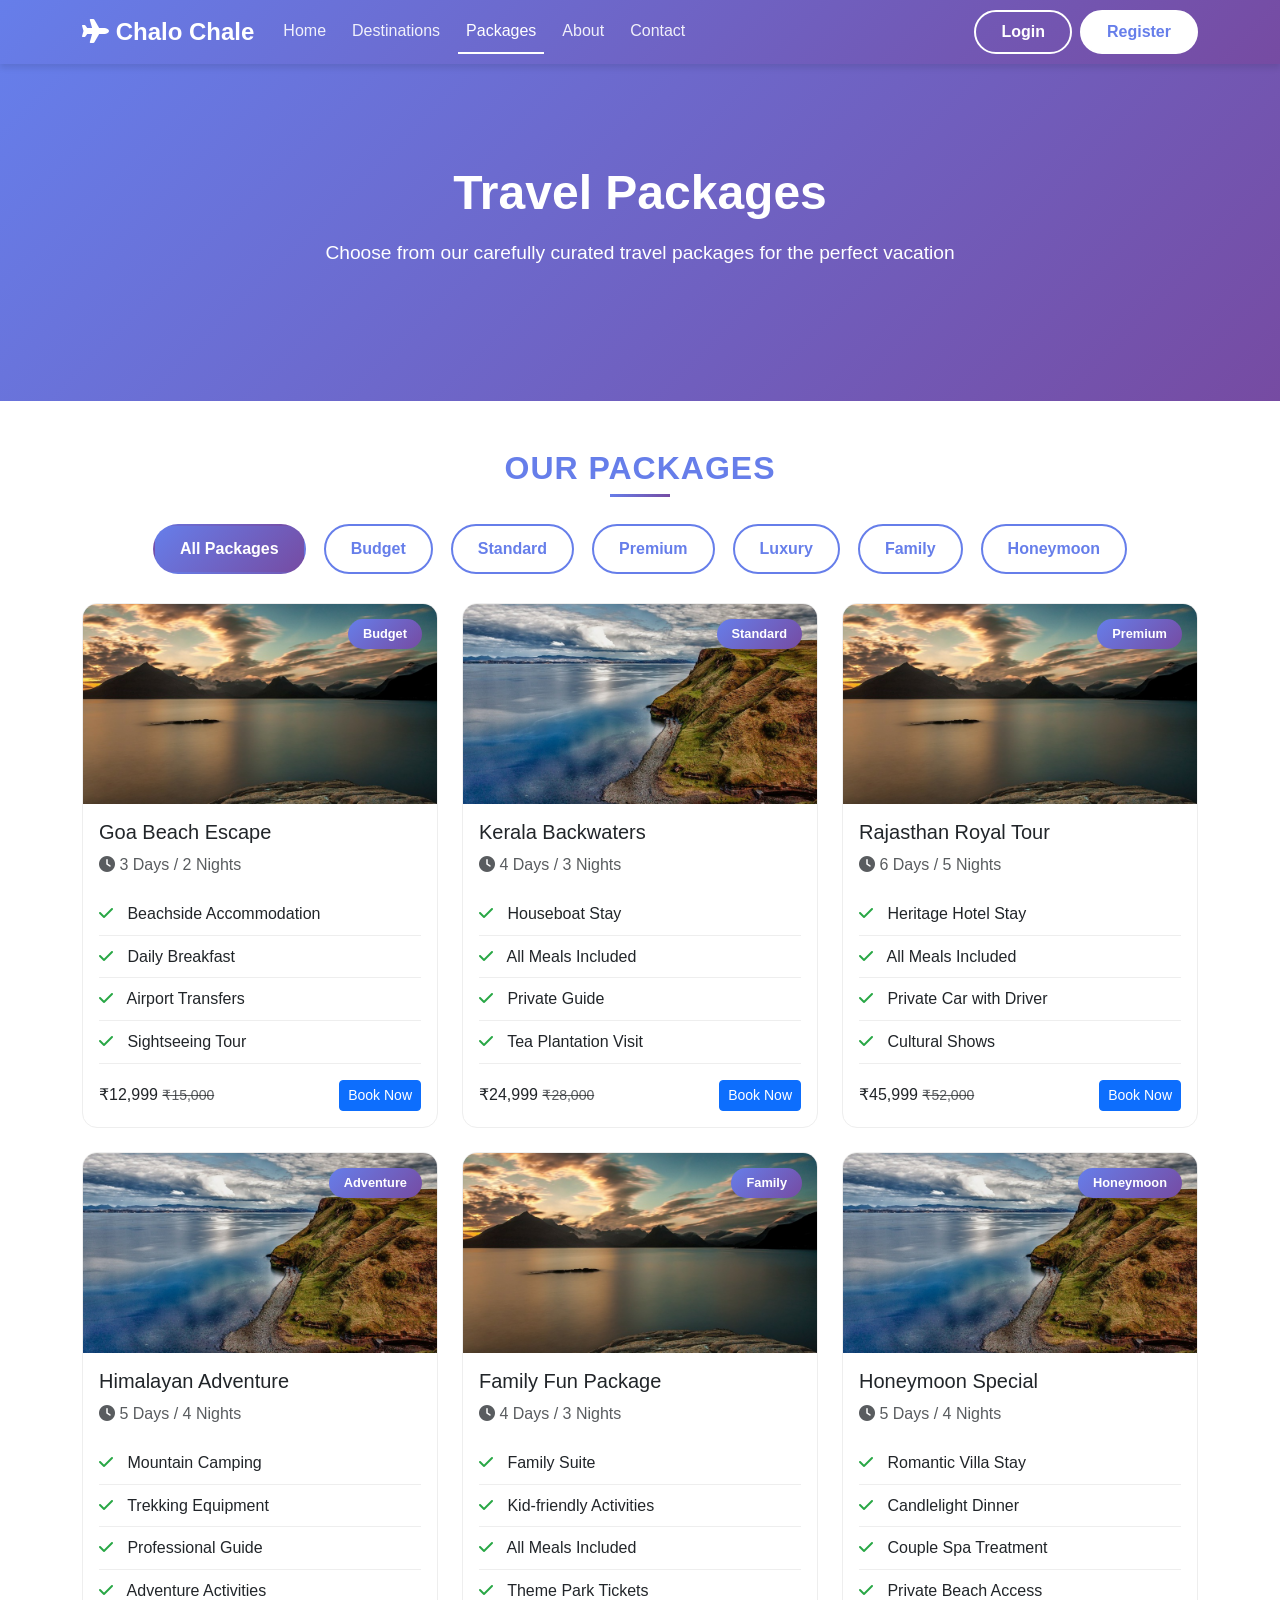
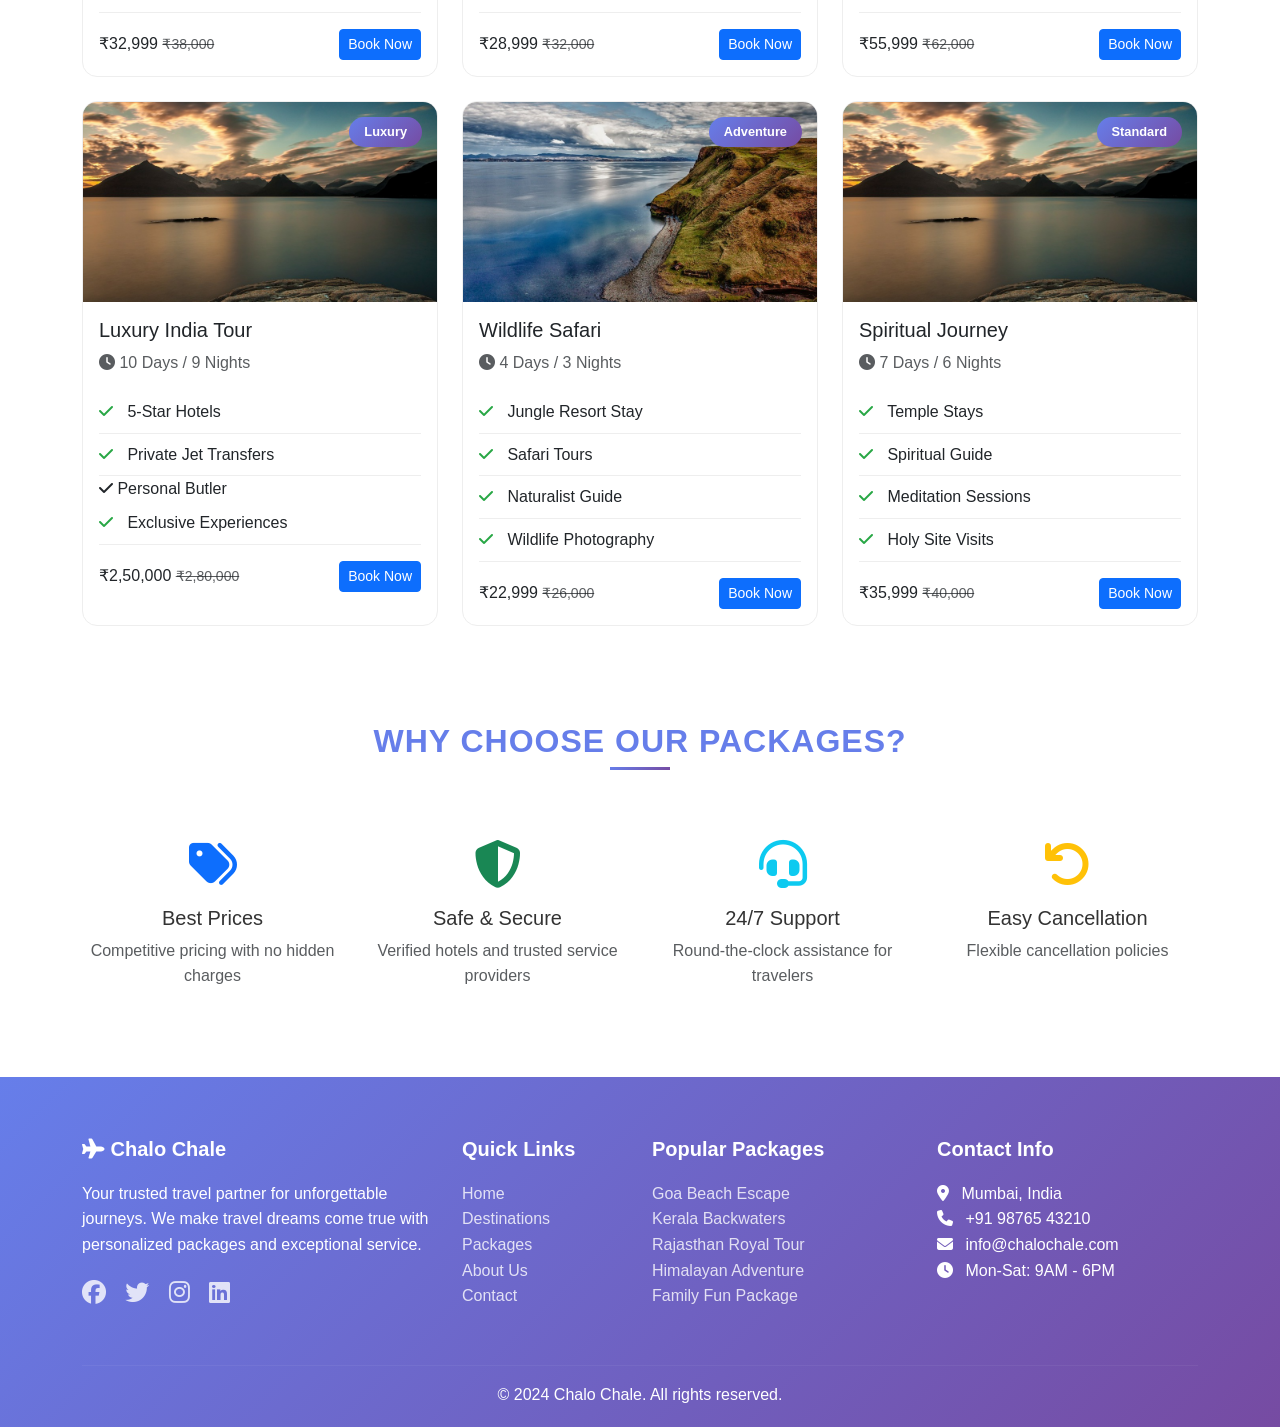
<file: packages.html>
<!doctype html>
<html lang="en">
  <head>
    <!-- Required meta tags -->
    <meta charset="utf-8" />
    <meta name="viewport" content="width=device-width, initial-scale=1" />

    <!-- Bootstrap CSS -->
    <link
      href="https://cdn.jsdelivr.net/npm/bootstrap@5.0.2/dist/css/bootstrap.min.css"
      rel="stylesheet"
      integrity="sha384-EVSTQN3/azprG1Anm3QDgpJLIm9Nao0Yz1ztcQTwFspd3yD65VohhpuuCOmLASjC"
      crossorigin="anonymous"
    />
    
    <!-- Font Awesome Icons -->
    <link
      rel="stylesheet"
      href="https://cdnjs.cloudflare.com/ajax/libs/font-awesome/6.4.0/css/all.min.css"
    />
    
    <!-- Custom CSS -->
    <link rel="stylesheet" href="css/style.css" />

    <title>Packages - Chalo Chale Travel App</title>
  </head>
  <body>
    <!-- Navbar -->
    <header>
      <nav class="navbar navbar-expand-lg navbar-custom navbar-dark sticky-top">
        <div class="container">
          <a class="navbar-brand" href="index.html">
            <i class="fas fa-plane"></i> Chalo Chale
          </a>
          <button
            class="navbar-toggler"
            type="button"
            data-bs-toggle="collapse"
            data-bs-target="#collapsibleNavId"
            aria-controls="collapsibleNavId"
            aria-expanded="false"
            aria-label="Toggle navigation"
          >
            <span class="navbar-toggler-icon"></span>
          </button>
          <div class="collapse navbar-collapse" id="collapsibleNavId">
            <ul class="navbar-nav me-auto mt-2 mt-lg-0">
              <li class="nav-item">
                <a class="nav-link" href="index.html">Home</a>
              </li>
              <li class="nav-item">
                <a class="nav-link" href="destinations.html">Destinations</a>
              </li>
              <li class="nav-item">
                <a class="nav-link active" href="packages.html">Packages</a>
              </li>
              <li class="nav-item">
                <a class="nav-link" href="about.html">About</a>
              </li>
              <li class="nav-item">
                <a class="nav-link" href="contact.html">Contact</a>
              </li>
            </ul>
            <div class="d-flex gap-2 mt-2 mt-lg-0">
              <button
                class="btn btn-auth btn-login"
                data-bs-toggle="modal"
                data-bs-target="#loginModal"
              >
                Login
              </button>
              <button
                class="btn btn-auth btn-register"
                data-bs-toggle="modal"
                data-bs-target="#registerModal"
              >
                Register
              </button>
            </div>
          </div>
        </div>
      </nav>
    </header>

    <!-- Hero Section -->
    <section class="hero-section">
      <div class="container">
        <div class="row">
          <div class="col-12">
            <h1>Travel Packages</h1>
            <p>Choose from our carefully curated travel packages for the perfect vacation</p>
          </div>
        </div>
      </div>
    </section>

    <!-- Filter Section -->
    <section class="container py-5" id="packages">
      <div class="text-center mb-4">
        <h2 class="section-title">Our Packages</h2>
        <div class="d-flex flex-wrap justify-content-center gap-2">
          <button class="filter-btn active" data-type="all">All Packages</button>
          <button class="filter-btn" data-type="budget">Budget</button>
          <button class="filter-btn" data-type="standard">Standard</button>
          <button class="filter-btn" data-type="premium">Premium</button>
          <button class="filter-btn" data-type="luxury">Luxury</button>
          <button class="filter-btn" data-type="family">Family</button>
          <button class="filter-btn" data-type="honeymoon">Honeymoon</button>
        </div>
      </div>

      <!-- Package Cards -->
      <div class="row row-cols-1 row-cols-md-2 row-cols-lg-3 g-4">
        <!-- Goa Beach Package -->
        <div class="col">
          <div class="card package-card h-100" data-type="budget">
            <span class="package-badge">Budget</span>
            <img src="./images/lake.jpg" class="card-img-top" alt="Goa Beach Package">
            <div class="card-body">
              <h5 class="card-title">Goa Beach Escape</h5>
              <p class="card-text text-muted"><i class="fas fa-clock"></i> 3 Days / 2 Nights</p>
              <ul class="package-features">
                <li><i class="fas fa-check"></i> Beachside Accommodation</li>
                <li><i class="fas fa-check"></i> Daily Breakfast</li>
                <li><i class="fas fa-check"></i> Airport Transfers</li>
                <li><i class="fas fa-check"></i> Sightseeing Tour</li>
              </ul>
              <div class="d-flex justify-content-between align-items-center mt-3">
                <div>
                  <span class="price">₹12,999</span>
                  <span class="text-muted text-decoration-line-through small">₹15,000</span>
                </div>
                <button class="btn btn-sm btn-primary" data-bs-toggle="modal" data-bs-target="#bookingModal">Book Now</button>
              </div>
            </div>
          </div>
        </div>

        <!-- Kerala Backwaters -->
        <div class="col">
          <div class="card package-card h-100" data-type="standard">
            <span class="package-badge">Standard</span>
            <img src="./images/landscape.jpg" class="card-img-top" alt="Kerala Backwaters">
            <div class="card-body">
              <h5 class="card-title">Kerala Backwaters</h5>
              <p class="card-text text-muted"><i class="fas fa-clock"></i> 4 Days / 3 Nights</p>
              <ul class="package-features">
                <li><i class="fas fa-check"></i> Houseboat Stay</li>
                <li><i class="fas fa-check"></i> All Meals Included</li>
                <li><i class="fas fa-check"></i> Private Guide</li>
                <li><i class="fas fa-check"></i> Tea Plantation Visit</li>
              </ul>
              <div class="d-flex justify-content-between align-items-center mt-3">
                <div>
                  <span class="price">₹24,999</span>
                  <span class="text-muted text-decoration-line-through small">₹28,000</span>
                </div>
                <button class="btn btn-sm btn-primary" data-bs-toggle="modal" data-bs-target="#bookingModal">Book Now</button>
              </div>
            </div>
          </div>
        </div>

        <!-- Rajasthan Royal Tour -->
        <div class="col">
          <div class="card package-card h-100" data-type="premium">
            <span class="package-badge">Premium</span>
            <img src="./images/lake.jpg" class="card-img-top" alt="Rajasthan Royal Tour">
            <div class="card-body">
              <h5 class="card-title">Rajasthan Royal Tour</h5>
              <p class="card-text text-muted"><i class="fas fa-clock"></i> 6 Days / 5 Nights</p>
              <ul class="package-features">
                <li><i class="fas fa-check"></i> Heritage Hotel Stay</li>
                <li><i class="fas fa-check"></i> All Meals Included</li>
                <li><i class="fas fa-check"></i> Private Car with Driver</li>
                <li><i class="fas fa-check"></i> Cultural Shows</li>
              </ul>
              <div class="d-flex justify-content-between align-items-center mt-3">
                <div>
                  <span class="price">₹45,999</span>
                  <span class="text-muted text-decoration-line-through small">₹52,000</span>
                </div>
                <button class="btn btn-sm btn-primary" data-bs-toggle="modal" data-bs-target="#bookingModal">Book Now</button>
              </div>
            </div>
          </div>
        </div>

        <!-- Himalayan Adventure -->
        <div class="col">
          <div class="card package-card h-100" data-type="adventure">
            <span class="package-badge">Adventure</span>
            <img src="./images/landscape.jpg" class="card-img-top" alt="Himalayan Adventure">
            <div class="card-body">
              <h5 class="card-title">Himalayan Adventure</h5>
              <p class="card-text text-muted"><i class="fas fa-clock"></i> 5 Days / 4 Nights</p>
              <ul class="package-features">
                <li><i class="fas fa-check"></i> Mountain Camping</li>
                <li><i class="fas fa-check"></i> Trekking Equipment</li>
                <li><i class="fas fa-check"></i> Professional Guide</li>
                <li><i class="fas fa-check"></i> Adventure Activities</li>
              </ul>
              <div class="d-flex justify-content-between align-items-center mt-3">
                <div>
                  <span class="price">₹32,999</span>
                  <span class="text-muted text-decoration-line-through small">₹38,000</span>
                </div>
                <button class="btn btn-sm btn-primary" data-bs-toggle="modal" data-bs-target="#bookingModal">Book Now</button>
              </div>
            </div>
          </div>
        </div>

        <!-- Family Fun Package -->
        <div class="col">
          <div class="card package-card h-100" data-type="family">
            <span class="package-badge">Family</span>
            <img src="./images/lake.jpg" class="card-img-top" alt="Family Fun Package">
            <div class="card-body">
              <h5 class="card-title">Family Fun Package</h5>
              <p class="card-text text-muted"><i class="fas fa-clock"></i> 4 Days / 3 Nights</p>
              <ul class="package-features">
                <li><i class="fas fa-check"></i> Family Suite</li>
                <li><i class="fas fa-check"></i> Kid-friendly Activities</li>
                <li><i class="fas fa-check"></i> All Meals Included</li>
                <li><i class="fas fa-check"></i> Theme Park Tickets</li>
              </ul>
              <div class="d-flex justify-content-between align-items-center mt-3">
                <div>
                  <span class="price">₹28,999</span>
                  <span class="text-muted text-decoration-line-through small">₹32,000</span>
                </div>
                <button class="btn btn-sm btn-primary" data-bs-toggle="modal" data-bs-target="#bookingModal">Book Now</button>
              </div>
            </div>
          </div>
        </div>

        <!-- Honeymoon Special -->
        <div class="col">
          <div class="card package-card h-100" data-type="honeymoon">
            <span class="package-badge">Honeymoon</span>
            <img src="./images/landscape.jpg" class="card-img-top" alt="Honeymoon Special">
            <div class="card-body">
              <h5 class="card-title">Honeymoon Special</h5>
              <p class="card-text text-muted"><i class="fas fa-clock"></i> 5 Days / 4 Nights</p>
              <ul class="package-features">
                <li><i class="fas fa-check"></i> Romantic Villa Stay</li>
                <li><i class="fas fa-check"></i> Candlelight Dinner</li>
                <li><i class="fas fa-check"></i> Couple Spa Treatment</li>
                <li><i class="fas fa-check"></i> Private Beach Access</li>
              </ul>
              <div class="d-flex justify-content-between align-items-center mt-3">
                <div>
                  <span class="price">₹55,999</span>
                  <span class="text-muted text-decoration-line-through small">₹62,000</span>
                </div>
                <button class="btn btn-sm btn-primary" data-bs-toggle="modal" data-bs-target="#bookingModal">Book Now</button>
              </div>
            </div>
          </div>
        </div>

        <!-- Luxury India Tour -->
        <div class="col">
          <div class="card package-card h-100" data-type="luxury">
            <span class="package-badge">Luxury</span>
            <img src="./images/lake.jpg" class="card-img-top" alt="Luxury India Tour">
            <div class="card-body">
              <h5 class="card-title">Luxury India Tour</h5>
              <p class="card-text text-muted"><i class="fas fa-clock"></i> 10 Days / 9 Nights</p>
              <ul class="package-features">
                <li><i class="fas fa-check"></i> 5-Star Hotels</li>
                <li><i class="fas fa-check"></i> Private Jet Transfers</li>
                <i class="fas fa-check"></i> Personal Butler
                <li><i class="fas fa-check"></i> Exclusive Experiences</li>
              </ul>
              <div class="d-flex justify-content-between align-items-center mt-3">
                <div>
                  <span class="price">₹2,50,000</span>
                  <span class="text-muted text-decoration-line-through small">₹2,80,000</span>
                </div>
                <button class="btn btn-sm btn-primary" data-bs-toggle="modal" data-bs-target="#bookingModal">Book Now</button>
              </div>
            </div>
          </div>
        </div>

        <!-- Wildlife Safari -->
        <div class="col">
          <div class="card package-card h-100" data-type="adventure">
            <span class="package-badge">Adventure</span>
            <img src="./images/landscape.jpg" class="card-img-top" alt="Wildlife Safari">
            <div class="card-body">
              <h5 class="card-title">Wildlife Safari</h5>
              <p class="card-text text-muted"><i class="fas fa-clock"></i> 4 Days / 3 Nights</p>
              <ul class="package-features">
                <li><i class="fas fa-check"></i> Jungle Resort Stay</li>
                <li><i class="fas fa-check"></i> Safari Tours</li>
                <li><i class="fas fa-check"></i> Naturalist Guide</li>
                <li><i class="fas fa-check"></i> Wildlife Photography</li>
              </ul>
              <div class="d-flex justify-content-between align-items-center mt-3">
                <div>
                  <span class="price">₹22,999</span>
                  <span class="text-muted text-decoration-line-through small">₹26,000</span>
                </div>
                <button class="btn btn-sm btn-primary" data-bs-toggle="modal" data-bs-target="#bookingModal">Book Now</button>
              </div>
            </div>
          </div>
        </div>

        <!-- Spiritual Journey -->
        <div class="col">
          <div class="card package-card h-100" data-type="standard">
            <span class="package-badge">Standard</span>
            <img src="./images/lake.jpg" class="card-img-top" alt="Spiritual Journey">
            <div class="card-body">
              <h5 class="card-title">Spiritual Journey</h5>
              <p class="card-text text-muted"><i class="fas fa-clock"></i> 7 Days / 6 Nights</p>
              <ul class="package-features">
                <li><i class="fas fa-check"></i> Temple Stays</li>
                <li><i class="fas fa-check"></i> Spiritual Guide</li>
                <li><i class="fas fa-check"></i> Meditation Sessions</li>
                <li><i class="fas fa-check"></i> Holy Site Visits</li>
              </ul>
              <div class="d-flex justify-content-between align-items-center mt-3">
                <div>
                  <span class="price">₹35,999</span>
                  <span class="text-muted text-decoration-line-through small">₹40,000</span>
                </div>
                <button class="btn btn-sm btn-primary" data-bs-toggle="modal" data-bs-target="#bookingModal">Book Now</button>
              </div>
            </div>
          </div>
        </div>
      </div>
    </section>

    <!-- Why Choose Us -->
    <section class="container py-5">
      <div class="text-center mb-5">
        <h2 class="section-title">Why Choose Our Packages?</h2>
      </div>
      <div class="row">
        <div class="col-md-3 mb-4">
          <div class="text-center">
            <div class="mb-3">
              <i class="fas fa-tags fa-3x text-primary"></i>
            </div>
            <h5>Best Prices</h5>
            <p class="text-muted">Competitive pricing with no hidden charges</p>
          </div>
        </div>
        <div class="col-md-3 mb-4">
          <div class="text-center">
            <div class="mb-3">
              <i class="fas fa-shield-alt fa-3x text-success"></i>
            </div>
            <h5>Safe & Secure</h5>
            <p class="text-muted">Verified hotels and trusted service providers</p>
          </div>
        </div>
        <div class="col-md-3 mb-4">
          <div class="text-center">
            <div class="mb-3">
              <i class="fas fa-headset fa-3x text-info"></i>
            </div>
            <h5>24/7 Support</h5>
            <p class="text-muted">Round-the-clock assistance for travelers</p>
          </div>
        </div>
        <div class="col-md-3 mb-4">
          <div class="text-center">
            <div class="mb-3">
              <i class="fas fa-undo fa-3x text-warning"></i>
            </div>
            <h5>Easy Cancellation</h5>
            <p class="text-muted">Flexible cancellation policies</p>
          </div>
        </div>
      </div>
    </section>

    <!-- Login Modal -->
    <div class="modal fade" id="loginModal" tabindex="-1" aria-labelledby="loginModalLabel" aria-hidden="true">
      <div class="modal-dialog modal-dialog-centered">
        <div class="modal-content">
          <div class="modal-header modal-header-custom">
            <h5 class="modal-title" id="loginModalLabel">
              <i class="fas fa-sign-in-alt"></i> Login to Your Account
            </h5>
            <button type="button" class="btn-close" data-bs-dismiss="modal" aria-label="Close"></button>
          </div>
          <div class="modal-body">
            <form id="loginForm">
              <div class="mb-3">
                <label for="loginEmail" class="form-label">Email Address</label>
                <input type="email" class="form-control" id="loginEmail" placeholder="Enter your email" required />
              </div>
              <div class="mb-3">
                <label for="loginPassword" class="form-label">Password</label>
                <input type="password" class="form-control" id="loginPassword" placeholder="Enter your password" required />
              </div>
              <div class="mb-3 form-check">
                <input type="checkbox" class="form-check-input" id="rememberMe" />
                <label class="form-check-label" for="rememberMe">Remember me</label>
              </div>
              <div class="d-grid gap-2">
                <button type="submit" class="btn btn-submit">Login</button>
              </div>
              <div class="text-center mt-3">
                <a href="#" class="text-decoration-none">Forgot Password?</a>
              </div>
              <hr />
              <div class="text-center">
                <p class="mb-0">Don't have an account?</p>
                <button type="button" class="btn btn-link" data-bs-dismiss="modal" data-bs-toggle="modal" data-bs-target="#registerModal">
                  Register here
                </button>
              </div>
            </form>
          </div>
        </div>
      </div>
    </div>

    <!-- Register Modal -->
    <div class="modal fade" id="registerModal" tabindex="-1" aria-labelledby="registerModalLabel" aria-hidden="true">
      <div class="modal-dialog modal-dialog-centered modal-lg">
        <div class="modal-content">
          <div class="modal-header modal-header-custom">
            <h5 class="modal-title" id="registerModalLabel">
              <i class="fas fa-user-plus"></i> Create Your Account
            </h5>
            <button type="button" class="btn-close" data-bs-dismiss="modal" aria-label="Close"></button>
          </div>
          <div class="modal-body">
            <form id="registerForm">
              <div class="row">
                <div class="col-md-6">
                  <div class="mb-3">
                    <label for="registerFirstName" class="form-label">First Name</label>
                    <input type="text" class="form-control" id="registerFirstName" placeholder="Enter first name" required />
                  </div>
                </div>
                <div class="col-md-6">
                  <div class="mb-3">
                    <label for="registerLastName" class="form-label">Last Name</label>
                    <input type="text" class="form-control" id="registerLastName" placeholder="Enter last name" required />
                  </div>
                </div>
              </div>
              <div class="mb-3">
                <label for="registerEmail" class="form-label">Email Address</label>
                <input type="email" class="form-control" id="registerEmail" placeholder="Enter your email" required />
              </div>
              <div class="mb-3">
                <label for="registerPhone" class="form-label">Phone Number</label>
                <input type="tel" class="form-control" id="registerPhone" placeholder="Enter your phone number" required />
              </div>
              <div class="row">
                <div class="col-md-6">
                  <div class="mb-3">
                    <label for="registerPassword" class="form-label">Password</label>
                    <input type="password" class="form-control" id="registerPassword" placeholder="Create password" required />
                  </div>
                </div>
                <div class="col-md-6">
                  <div class="mb-3">
                    <label for="registerConfirmPassword" class="form-label">Confirm Password</label>
                    <input type="password" class="form-control" id="registerConfirmPassword" placeholder="Confirm password" required />
                  </div>
                </div>
              </div>
              <div class="mb-3 form-check">
                <input type="checkbox" class="form-check-input" id="agreeTerms" required />
                <label class="form-check-label" for="agreeTerms">
                  I agree to the <a href="#" class="text-decoration-none">Terms and Conditions</a>
                </label>
              </div>
              <div class="d-grid gap-2">
                <button type="submit" class="btn btn-submit">Create Account</button>
              </div>
              <hr />
              <div class="text-center">
                <p class="mb-0">Already have an account?</p>
                <button type="button" class="btn btn-link" data-bs-dismiss="modal" data-bs-toggle="modal" data-bs-target="#loginModal">
                  Login here
                </button>
              </div>
            </form>
          </div>
        </div>
      </div>
    </div>

    <!-- Booking Modal -->
    <div class="modal fade" id="bookingModal" tabindex="-1" aria-labelledby="bookingModalLabel" aria-hidden="true">
      <div class="modal-dialog modal-dialog-centered">
        <div class="modal-content">
          <div class="modal-header modal-header-custom">
            <h5 class="modal-title" id="bookingModalLabel">
              <i class="fas fa-calendar-check"></i> Book Your Package
            </h5>
            <button type="button" class="btn-close" data-bs-dismiss="modal" aria-label="Close"></button>
          </div>
          <div class="modal-body">
            <form id="bookingForm">
              <div class="row">
                <div class="col-md-6">
                  <div class="mb-3">
                    <label for="bookingName" class="form-label">Full Name</label>
                    <input type="text" class="form-control" id="bookingName" placeholder="Enter your full name" required />
                  </div>
                </div>
                <div class="col-md-6">
                  <div class="mb-3">
                    <label for="bookingEmail" class="form-label">Email Address</label>
                    <input type="email" class="form-control" id="bookingEmail" placeholder="Enter your email" required />
                  </div>
                </div>
                <div class="col-md-6">
                  <div class="mb-3">
                    <label for="bookingPackage" class="form-label">Package</label>
                    <input class="form-control" list="packageOptions" id="bookingPackage" placeholder="Select package" required />
                    <datalist id="packageOptions">
                      <option value="Goa Beach Escape"></option>
                      <option value="Kerala Backwaters"></option>
                      <option value="Rajasthan Royal Tour"></option>
                      <option value="Himalayan Adventure"></option>
                      <option value="Family Fun Package"></option>
                    </datalist>
                  </div>
                </div>
                <div class="col-md-6">
                  <div class="mb-3">
                    <label for="bookingDate" class="form-label">Travel Date</label>
                    <input type="date" class="form-control" id="bookingDate" required />
                  </div>
                </div>
                <div class="col-12">
                  <div class="mb-3">
                    <label for="bookingPeople" class="form-label">Number of People</label>
                    <input type="number" class="form-control" id="bookingPeople" placeholder="Enter number of people" min="1" required />
                  </div>
                </div>
                <div class="col-12">
                  <div class="mb-3">
                    <label for="bookingMessage" class="form-label">Special Requests</label>
                    <textarea class="form-control" id="bookingMessage" rows="3" placeholder="Any special requests"></textarea>
                  </div>
                </div>
              </div>
            </form>
          </div>
          <div class="modal-footer">
            <button type="button" class="btn btn-submit w-100" data-bs-dismiss="modal">Submit Booking Request</button>
          </div>
        </div>
      </div>
    </div>

    <!-- Footer -->
    <footer class="footer">
      <div class="container">
        <div class="row">
          <div class="col-lg-4 col-md-6 mb-4">
            <h5><i class="fas fa-plane"></i> Chalo Chale</h5>
            <p>Your trusted travel partner for unforgettable journeys. We make travel dreams come true with personalized packages and exceptional service.</p>
            <div class="footer-social">
              <a href="#"><i class="fab fa-facebook"></i></a>
              <a href="#"><i class="fab fa-twitter"></i></a>
              <a href="#"><i class="fab fa-instagram"></i></a>
              <a href="#"><i class="fab fa-linkedin"></i></a>
            </div>
          </div>
          <div class="col-lg-2 col-md-6 mb-4">
            <h5>Quick Links</h5>
            <ul class="list-unstyled">
              <li><a href="index.html">Home</a></li>
              <li><a href="destinations.html">Destinations</a></li>
              <li><a href="packages.html">Packages</a></li>
              <li><a href="about.html">About Us</a></li>
              <li><a href="contact.html">Contact</a></li>
            </ul>
          </div>
          <div class="col-lg-3 col-md-6 mb-4">
            <h5>Popular Packages</h5>
            <ul class="list-unstyled">
              <li><a href="#">Goa Beach Escape</a></li>
              <li><a href="#">Kerala Backwaters</a></li>
              <li><a href="#">Rajasthan Royal Tour</a></li>
              <li><a href="#">Himalayan Adventure</a></li>
              <li><a href="#">Family Fun Package</a></li>
            </ul>
          </div>
          <div class="col-lg-3 col-md-6 mb-4">
            <h5>Contact Info</h5>
            <ul class="list-unstyled">
              <li><i class="fas fa-map-marker-alt me-2"></i> Mumbai, India</li>
              <li><i class="fas fa-phone me-2"></i> +91 98765 43210</li>
              <li><i class="fas fa-envelope me-2"></i> info@chalochale.com</li>
              <li><i class="fas fa-clock me-2"></i> Mon-Sat: 9AM - 6PM</li>
            </ul>
          </div>
        </div>
        <hr style="border-color: rgba(255,255,255,0.2);">
        <div class="row">
          <div class="col-md-12 text-center">
            <p class="mb-0">&copy; 2024 Chalo Chale. All rights reserved.</p>
          </div>
        </div>
      </div>
    </footer>

    <script src="https://cdn.jsdelivr.net/npm/bootstrap@5.0.2/dist/js/bootstrap.bundle.min.js" integrity="sha384-MrcW6ZMFYlzcLA8Nl+NtUVF0sA7MsXsP1UyJoMp4YLEuNSfAP+JcXn/tWtIaxVXM" crossorigin="anonymous"></script>
    <script src="js/main.js"></script>
  </body>
</html>
</file>
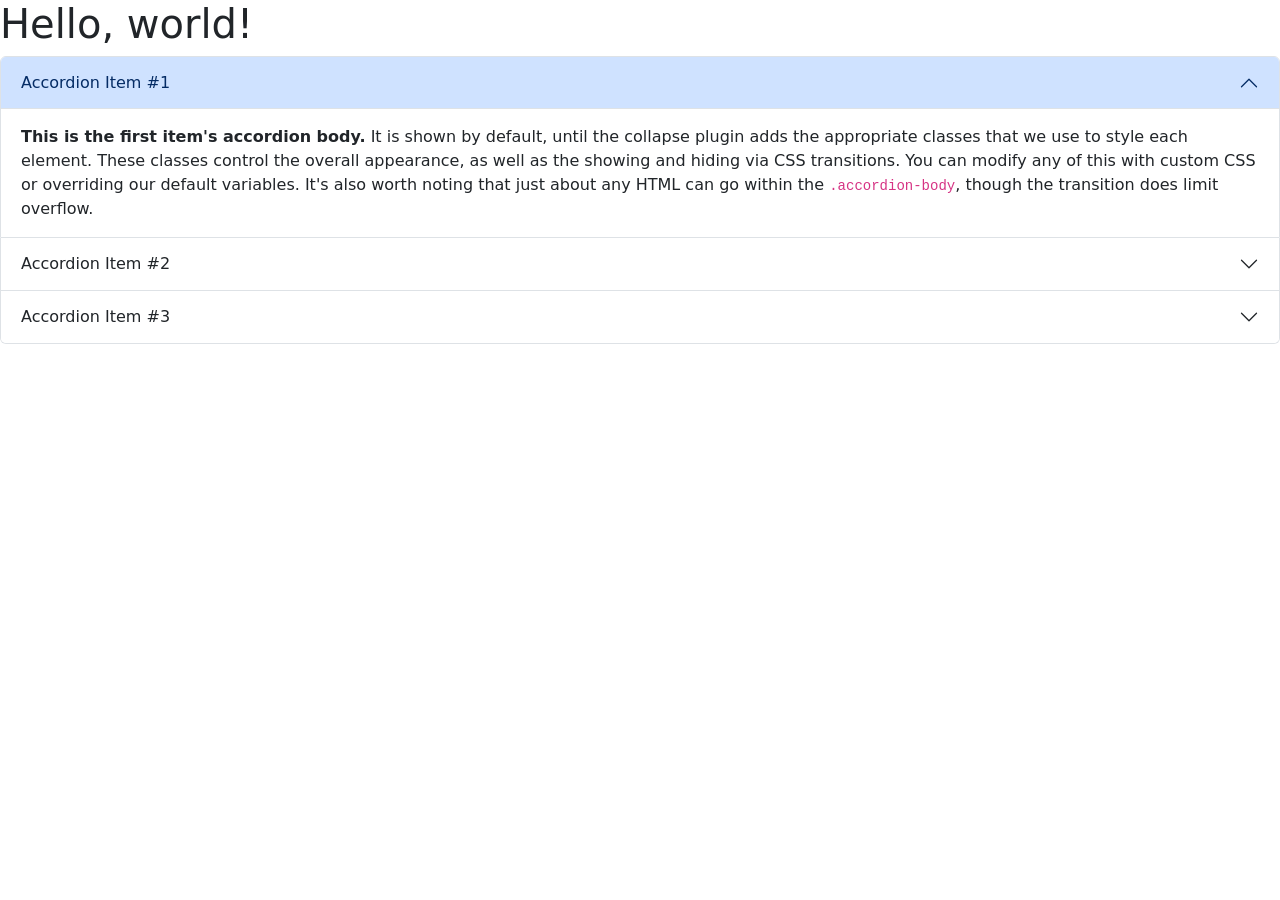
<file: practice1.html>
<!doctype html>
<html lang="en">
  <head>
    <!-- Required meta tags -->
    <meta charset="utf-8">
    <meta name="viewport" content="width=device-width, initial-scale=1">

    <!-- Bootstrap CSS -->
    <link href="https://cdn.jsdelivr.net/npm/bootstrap@5.0.2/dist/css/bootstrap.min.css" rel="stylesheet" integrity="sha384-EVSTQN3/azprG1Anm3QDgpJLIm9Nao0Yz1ztcQTwFspd3yD65VohhpuuCOmLASjC" crossorigin="anonymous">

    <title>Hello, world!</title>
  </head>
  <body>
    <h1>Hello, world!</h1>

    <div class="accordion" id="accordionExample">
  <div class="accordion-item">
    <h2 class="accordion-header" id="headingOne">
      <button class="accordion-button" type="button" data-bs-toggle="collapse" data-bs-target="#collapseOne" aria-expanded="true" aria-controls="collapseOne">
        Accordion Item #1
      </button>
    </h2>
    <div id="collapseOne" class="accordion-collapse collapse show" aria-labelledby="headingOne" data-bs-parent="#accordionExample">
      <div class="accordion-body">
        <strong>This is the first item's accordion body.</strong> It is shown by default, until the collapse plugin adds the appropriate classes that we use to style each element. These classes control the overall appearance, as well as the showing and hiding via CSS transitions. You can modify any of this with custom CSS or overriding our default variables. It's also worth noting that just about any HTML can go within the <code>.accordion-body</code>, though the transition does limit overflow.
      </div>
    </div>
  </div>
  <div class="accordion-item">
    <h2 class="accordion-header" id="headingTwo">
      <button class="accordion-button collapsed" type="button" data-bs-toggle="collapse" data-bs-target="#collapseTwo" aria-expanded="false" aria-controls="collapseTwo">
        Accordion Item #2
      </button>
    </h2>
    <div id="collapseTwo" class="accordion-collapse collapse" aria-labelledby="headingTwo" data-bs-parent="#accordionExample">
      <div class="accordion-body">
        <strong>This is the second item's accordion body.</strong> It is hidden by default, until the collapse plugin adds the appropriate classes that we use to style each element. These classes control the overall appearance, as well as the showing and hiding via CSS transitions. You can modify any of this with custom CSS or overriding our default variables. It's also worth noting that just about any HTML can go within the <code>.accordion-body</code>, though the transition does limit overflow.
      </div>
    </div>
  </div>
  <div class="accordion-item">
    <h2 class="accordion-header" id="headingThree">
      <button class="accordion-button collapsed" type="button" data-bs-toggle="collapse" data-bs-target="#collapseThree" aria-expanded="false" aria-controls="collapseThree">
        Accordion Item #3
      </button>
    </h2>
    <div id="collapseThree" class="accordion-collapse collapse" aria-labelledby="headingThree" data-bs-parent="#accordionExample">
      <div class="accordion-body">
        <strong>This is the third item's accordion body.</strong> It is hidden by default, until the collapse plugin adds the appropriate classes that we use to style each element. These classes control the overall appearance, as well as the showing and hiding via CSS transitions. You can modify any of this with custom CSS or overriding our default variables. It's also worth noting that just about any HTML can go within the <code>.accordion-body</code>, though the transition does limit overflow.
      </div>
    </div>
  </div>
</div>


    <!-- Option 1: Bootstrap Bundle with Popper -->
    <script src="https://cdn.jsdelivr.net/npm/bootstrap@5.0.2/dist/js/bootstrap.bundle.min.js" integrity="sha384-MrcW6ZMFYlzcLA8Nl+NtUVF0sA7MsXsP1UyJoMp4YLEuNSfAP+JcXn/tWtIaxVXM" crossorigin="anonymous"></script>

</body>
</html>
</file>
<file: css/style.css>
/* Global Styles */
:root {
  --primary-gradient: linear-gradient(135deg, #667eea 0%, #764ba2 100%);
  --primary-color: #667eea;
  --secondary-color: #764ba2;
  --text-dark: #333;
  --text-light: #666;
  --bg-light: #f8f9fa;
}

* {
  margin: 0;
  padding: 0;
  box-sizing: border-box;
}

body {
  font-family: 'Segoe UI', Tahoma, Geneva, Verdana, sans-serif;
  line-height: 1.6;
  color: var(--text-dark);
}

/* Custom Navbar Styling */
.navbar-custom {
  background: var(--primary-gradient);
  box-shadow: 0 4px 6px rgba(0, 0, 0, 0.1);
}

.navbar-brand {
  font-weight: 700;
  font-size: 1.5rem;
  color: #fff !important;
}

.nav-link {
  color: rgba(255, 255, 255, 0.9) !important;
  font-weight: 500;
  transition: color 0.3s ease;
  margin: 0 5px;
}

.nav-link:hover {
  color: #fff !important;
}

.nav-link.active {
  color: #fff !important;
  border-bottom: 2px solid #fff;
}

.btn-auth {
  border-radius: 25px;
  padding: 8px 25px;
  font-weight: 600;
  transition: all 0.3s ease;
}

.btn-login {
  background-color: transparent;
  border: 2px solid #fff;
  color: #fff !important;
}

.btn-login:hover {
  background-color: #fff;
  color: var(--primary-color) !important;
}

.btn-register {
  background-color: #fff;
  color: var(--primary-color) !important;
  border: 2px solid #fff;
}

.btn-register:hover {
  background-color: #f8f9fa;
  color: var(--secondary-color) !important;
}

/* Modal Styling */
.modal-header-custom {
  background: var(--primary-gradient);
  color: #fff;
}

.modal-header-custom .btn-close {
  filter: brightness(0) invert(1);
}

.btn-submit {
  background: var(--primary-gradient);
  border: none;
  color: #fff;
  font-weight: 600;
  padding: 12px 30px;
  border-radius: 25px;
  transition: all 0.3s ease;
}

.btn-submit:hover {
  opacity: 0.9;
  color: #fff;
  transform: translateY(-2px);
}

/* Card Enhancements */
.card {
  transition: transform 0.3s ease, box-shadow 0.3s ease;
  border: none;
  border-radius: 15px;
  overflow: hidden;
}

.card:hover {
  transform: translateY(-10px);
  box-shadow: 0 15px 30px rgba(0, 0, 0, 0.15);
}

.card-img-top {
  height: 200px;
  object-fit: cover;
}

/* Section Titles */
.section-title {
  color: var(--primary-color);
  font-weight: 700;
  margin-bottom: 2rem;
  text-transform: uppercase;
  letter-spacing: 1px;
  position: relative;
  display: inline-block;
}

.section-title::after {
  content: '';
  position: absolute;
  bottom: -10px;
  left: 50%;
  transform: translateX(-50%);
  width: 60px;
  height: 3px;
  background: var(--primary-gradient);
}

/* Hero Section */
.hero-section {
  background: var(--primary-gradient);
  color: #fff;
  padding: 100px 0;
  text-align: center;
}

.hero-section h1 {
  font-size: 3rem;
  font-weight: 700;
  margin-bottom: 1rem;
}

.hero-section p {
  font-size: 1.2rem;
  margin-bottom: 2rem;
}

/* Search Box */
.search-box {
  background: #fff;
  padding: 30px;
  border-radius: 15px;
  box-shadow: 0 10px 30px rgba(0, 0, 0, 0.1);
  margin-top: -50px;
  position: relative;
  z-index: 10;
}

/* Footer */
.footer {
  background: var(--primary-gradient);
  color: #fff;
  padding: 60px 0 20px;
}

.footer h5 {
  font-weight: 700;
  margin-bottom: 20px;
}

.footer a {
  color: rgba(255, 255, 255, 0.8);
  text-decoration: none;
  transition: color 0.3s ease;
}

.footer a:hover {
  color: #fff;
}

.footer-social a {
  font-size: 1.5rem;
  margin-right: 15px;
}

/* Destination Cards */
.destination-card .card-img-top {
  height: 250px;
}

.destination-card .card-body {
  padding: 20px;
}

.destination-card .price {
  font-size: 1.5rem;
  font-weight: 700;
  color: var(--primary-color);
}

/* Package Cards */
.package-card {
  border: 1px solid #eee;
}

.package-card .package-badge {
  position: absolute;
  top: 15px;
  right: 15px;
  background: var(--primary-gradient);
  color: #fff;
  padding: 5px 15px;
  border-radius: 20px;
  font-size: 0.8rem;
  font-weight: 600;
}

.package-features {
  list-style: none;
  padding: 0;
}

.package-features li {
  padding: 8px 0;
  border-bottom: 1px solid #eee;
}

.package-features li i {
  color: #28a745;
  margin-right: 10px;
}

/* About Section */
.about-section {
  padding: 80px 0;
  background: var(--bg-light);
}

.about-image {
  border-radius: 15px;
  overflow: hidden;
}

.about-image img {
  width: 100%;
  height: 100%;
  object-fit: cover;
}

/* Contact Section */
.contact-section {
  padding: 80px 0;
}

.contact-info {
  background: var(--primary-gradient);
  color: #fff;
  padding: 30px;
  border-radius: 15px;
}

.contact-info-item {
  margin-bottom: 30px;
}

.contact-info-item i {
  font-size: 1.5rem;
  margin-bottom: 10px;
}

/* Testimonials */
.testimonial-card {
  background: #fff;
  padding: 30px;
  border-radius: 15px;
  box-shadow: 0 5px 15px rgba(0, 0, 0, 0.1);
}

.testimonial-card .rating {
  color: #ffc107;
}

/* Stats Section */
.stats-section {
  background: var(--primary-gradient);
  color: #fff;
  padding: 60px 0;
}

.stat-item h3 {
  font-size: 3rem;
  font-weight: 700;
}

/* Filter Buttons */
.filter-btn {
  padding: 10px 25px;
  border-radius: 25px;
  border: 2px solid var(--primary-color);
  background: transparent;
  color: var(--primary-color);
  font-weight: 600;
  margin: 5px;
  transition: all 0.3s ease;
}

.filter-btn:hover,
.filter-btn.active {
  background: var(--primary-gradient);
  color: #fff;
  border-color: transparent;
}

/* Responsive Adjustments */
@media (max-width: 992px) {
  .hero-section h1 {
    font-size: 2.5rem;
  }
}

@media (max-width: 768px) {
  .navbar-brand {
    font-size: 1.2rem;
  }
  
  .btn-auth {
    padding: 6px 15px;
    font-size: 0.9rem;
  }
  
  .carousel-item img {
    height: 250px;
  }
  
  .hero-section h1 {
    font-size: 2rem;
  }
  
  .hero-section p {
    font-size: 1rem;
  }
  
  .search-box {
    padding: 20px;
  }
  
  .stat-item h3 {
    font-size: 2rem;
  }
}

@media (max-width: 576px) {
  .btn-auth {
    width: 100%;
    margin: 5px 0;
  }
  
  .hero-section {
    padding: 60px 0;
  }
  
  .hero-section h1 {
    font-size: 1.5rem;
  }
  
  .section-title {
    font-size: 1.2rem;
  }
  
  .card-img-top {
    height: 150px;
  }
}

/* Animations */
@keyframes fadeIn {
  from {
    opacity: 0;
    transform: translateY(20px);
  }
  to {
    opacity: 1;
    transform: translateY(0);
  }
}

.fade-in {
  animation: fadeIn 0.6s ease-out;
}

/* Form Styles */
.form-control:focus {
  border-color: var(--primary-color);
  box-shadow: 0 0 0 0.2rem rgba(102, 126, 234, 0.25);
}

/* Loading Spinner */
.spinner-custom {
  width: 40px;
  height: 40px;
  border: 4px solid #f3f3f3;
  border-top: 4px solid var(--primary-color);
  border-radius: 50%;
  animation: spin 1s linear infinite;
}

@keyframes spin {
  0% { transform: rotate(0deg); }
  100% { transform: rotate(360deg); }
}
</file>
